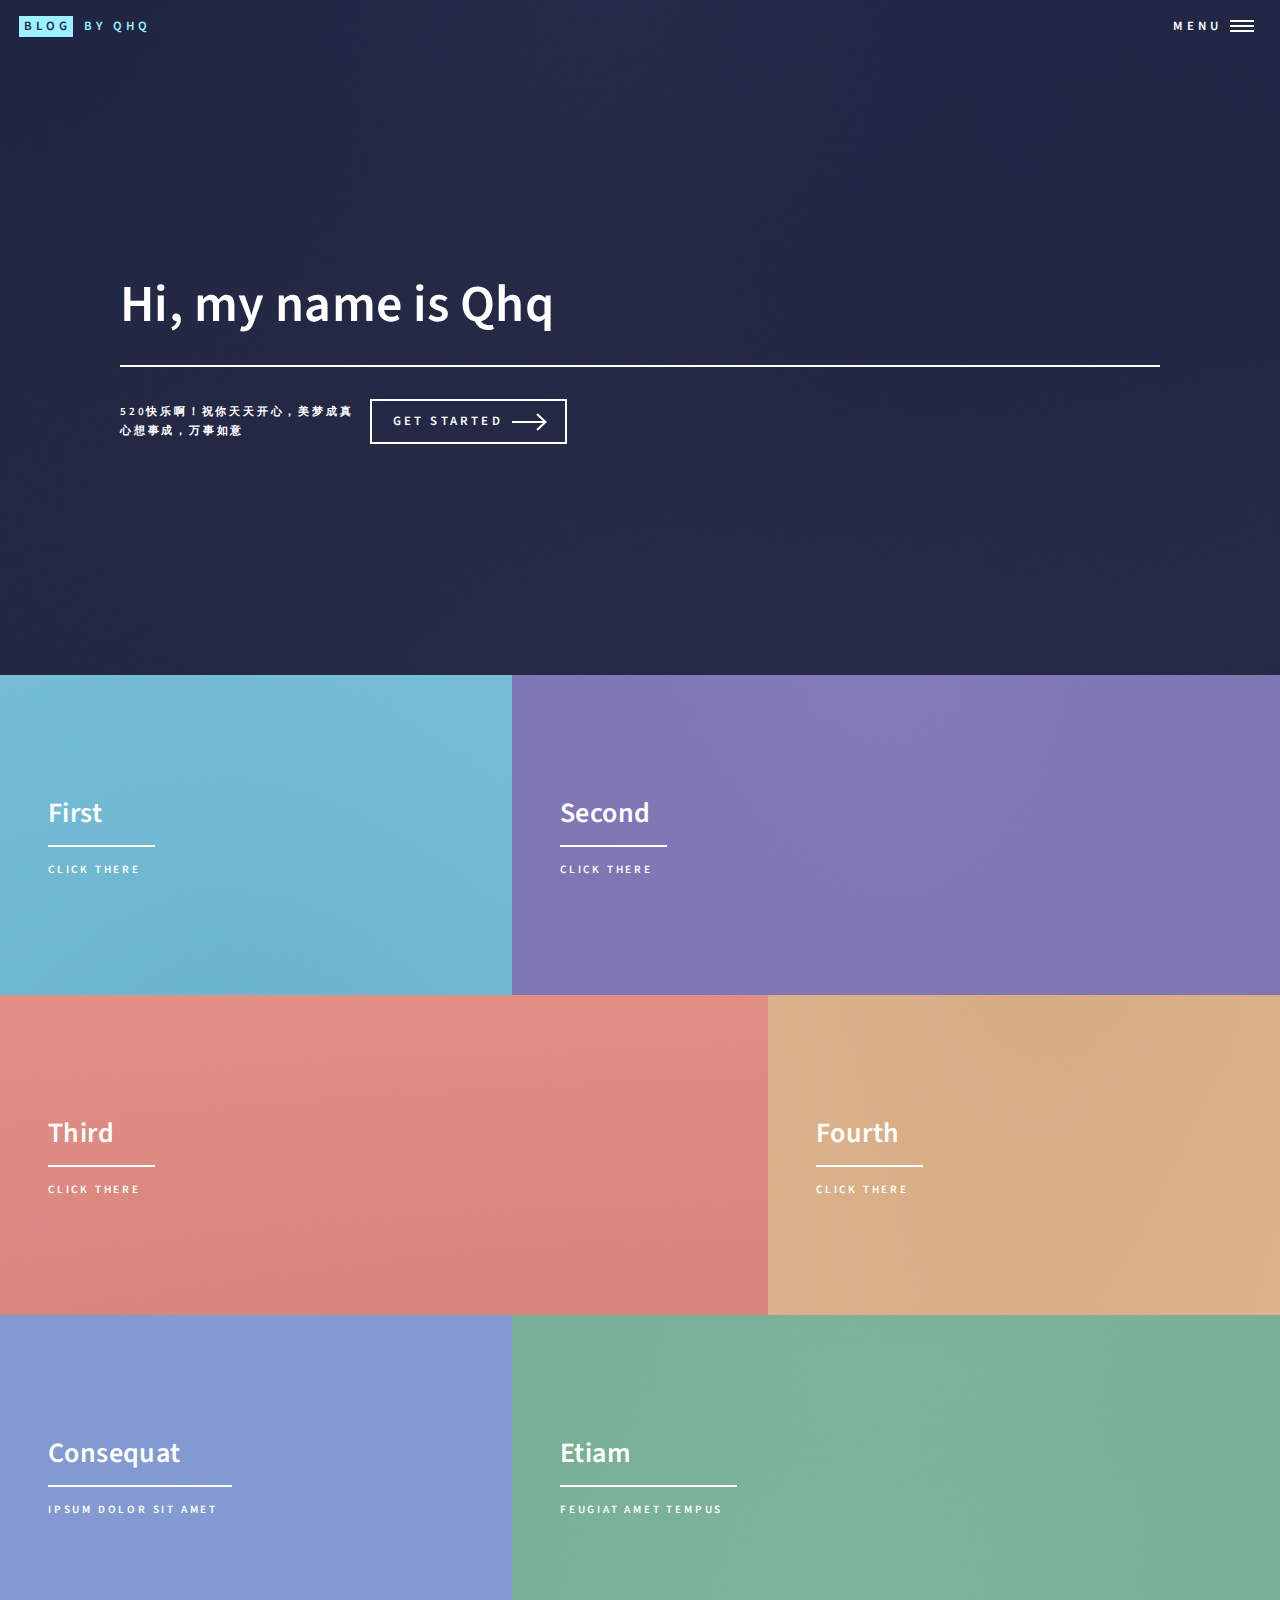
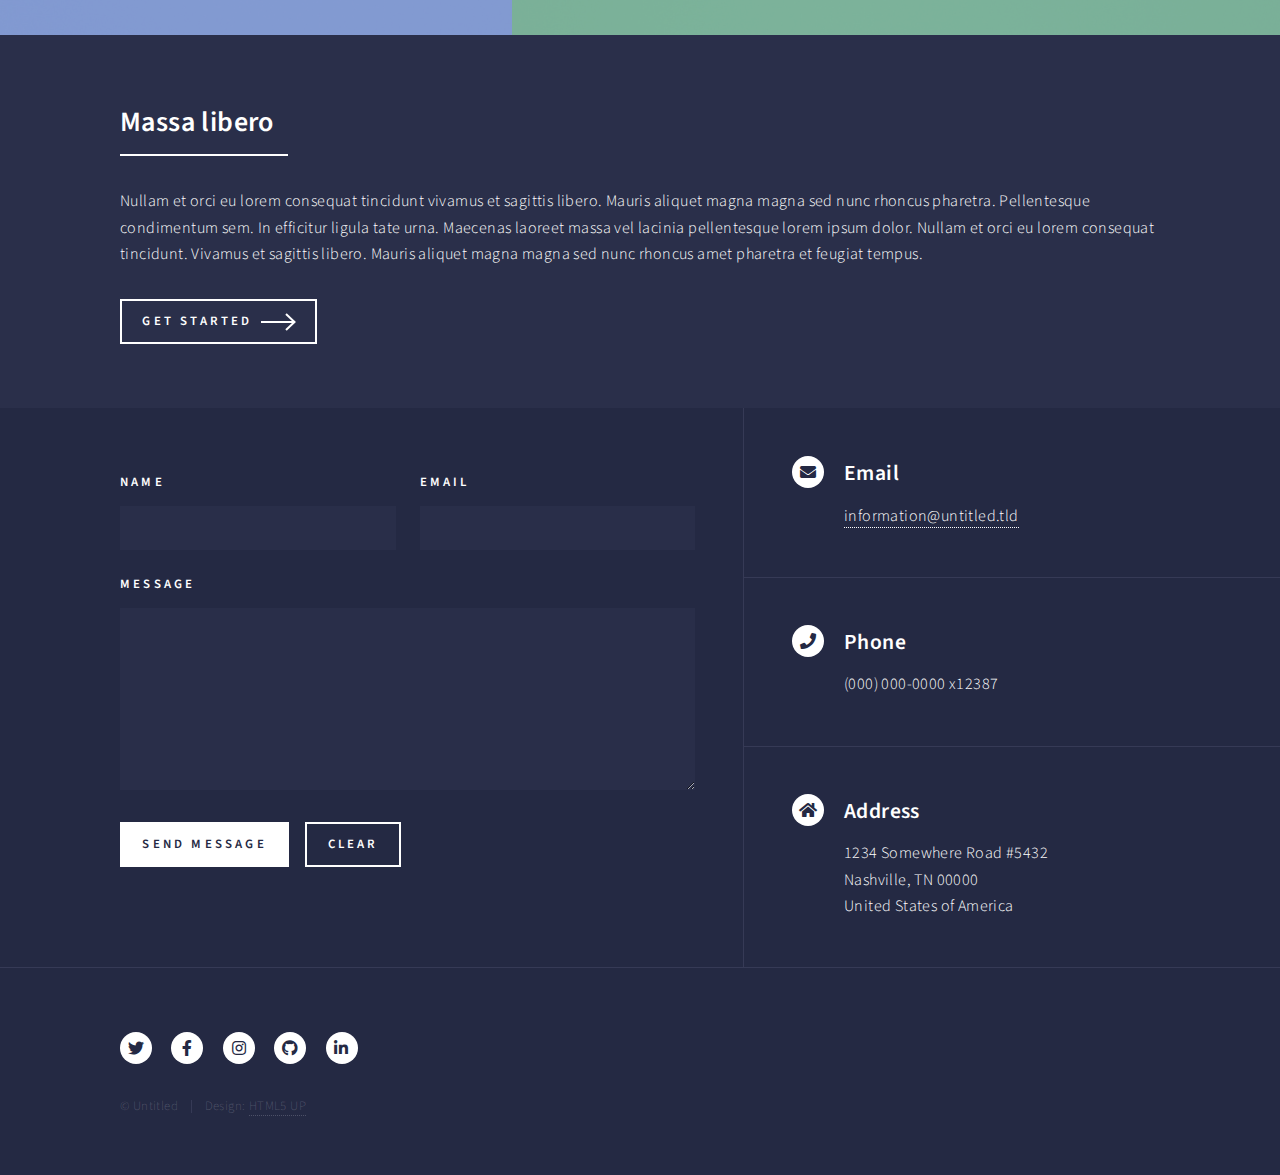
<file: index.html>
<!DOCTYPE HTML>
<!--
	Forty by HTML5 UP
	html5up.net | @ajlkn
	Free for personal and commercial use under the CCA 3.0 license (html5up.net/license)
-->
<html>
	<head>
		<title>blog by qhq</title>
		<meta charset="utf-8" />
		<meta name="viewport" content="width=device-width, initial-scale=1, user-scalable=no" />
		<link rel="stylesheet" href="assets/css/main.css" />
		<noscript><link rel="stylesheet" href="assets/css/noscript.css" /></noscript>
	</head>
	<body class="is-preload">

		<!-- Wrapper -->
			<div id="wrapper">

				<!-- Header -->
					<header id="header" class="alt">
						<a href="index.html" class="logo"><strong>blog</strong> <span>by qhq</span></a>
						<nav>
							<a href="#menu">Menu</a>
						</nav>
					</header>

				<!-- Menu -->
					<nav id="menu">
						<ul class="links">
							<li><a href="index.html">Home</a></li>
							<li><a href="showlove.html">Landing</a></li>
							<li><a href="generic.html">Generic</a></li>
							<li><a href="elements.html">Elements</a></li>
						</ul>
						<ul class="actions stacked">
							<li><a href="#" class="button primary fit">Get Started</a></li>
							<li><a href="#" class="button fit">Log In</a></li>
						</ul>
					</nav>

				<!-- Banner -->
					<section id="banner" class="major">
						<div class="inner">
							<header class="major">
								<h1>Hi, my name is Qhq</h1>
							</header>
							<div class="content">
								<p>520快乐啊！祝你天天开心，美梦成真<br />
								心想事成，万事如意</p>
								<ul class="actions">
									<li><a href="#one" class="button next scrolly">Get Started</a></li>
								</ul>
							</div>
						</div>
					</section>

				<!-- Main -->
					<div id="main">

						<!-- One -->
							<section id="one" class="tiles">
								<article>
									<span class="image">
										<img src="images/pic01.jpg" alt="" />
									</span>
									<header class="major">
										<h3><a href="showlove.html" class="link">First</a></h3>
										<p>click there</p>
									</header>
								</article>
								<article>
									<span class="image">
										<img src="images/pic02.jpg" alt="" />
									</span>
									<header class="major">
										<h3><a href="showlove.html" class="link">Second</a></h3>
										<p>click there</p>
									</header>
								</article>
								<article>
									<span class="image">
										<img src="images/pic03.jpg" alt="" />
									</span>
									<header class="major">
										<h3><a href="showlove.html"link">Third</a></h3>
										<p>click there</p>
									</header>
								</article>
								<article>
									<span class="image">
										<img src="images/pic04.jpg" alt="" />
									</span>
									<header class="major">
										<h3><a href="showlove.html" class="link">Fourth</a></h3>
										<p>click there</p>
									</header>
								</article>
								<article>
									<span class="image">
										<img src="images/pic05.jpg" alt="" />
									</span>
									<header class="major">
										<h3><a href="showlove.html" class="link">Consequat</a></h3>
										<p>Ipsum dolor sit amet</p>
									</header>
								</article>
								<article>
									<span class="image">
										<img src="images/pic06.jpg" alt="" />
									</span>
									<header class="major">
										<h3><a href="showlove.html"link">Etiam</a></h3>
										<p>Feugiat amet tempus</p>
									</header>
								</article>
							</section>

						<!-- Two -->
							<section id="two">
								<div class="inner">
									<header class="major">
										<h2>Massa libero</h2>
									</header>
									<p>Nullam et orci eu lorem consequat tincidunt vivamus et sagittis libero. Mauris aliquet magna magna sed nunc rhoncus pharetra. Pellentesque condimentum sem. In efficitur ligula tate urna. Maecenas laoreet massa vel lacinia pellentesque lorem ipsum dolor. Nullam et orci eu lorem consequat tincidunt. Vivamus et sagittis libero. Mauris aliquet magna magna sed nunc rhoncus amet pharetra et feugiat tempus.</p>
									<ul class="actions">
										<li><a href="showlove.html" class="button next">Get Started</a></li>
									</ul>
								</div>
							</section>

					</div>

				<!-- Contact -->
					<section id="contact">
						<div class="inner">
							<section>
								<form method="post" action="#">
									<div class="fields">
										<div class="field half">
											<label for="name">Name</label>
											<input type="text" name="name" id="name" />
										</div>
										<div class="field half">
											<label for="email">Email</label>
											<input type="text" name="email" id="email" />
										</div>
										<div class="field">
											<label for="message">Message</label>
											<textarea name="message" id="message" rows="6"></textarea>
										</div>
									</div>
									<ul class="actions">
										<li><input type="submit" value="Send Message" class="primary" /></li>
										<li><input type="reset" value="Clear" /></li>
									</ul>
								</form>
							</section>
							<section class="split">
								<section>
									<div class="contact-method">
										<span class="icon solid alt fa-envelope"></span>
										<h3>Email</h3>
										<a href="#">information@untitled.tld</a>
									</div>
								</section>
								<section>
									<div class="contact-method">
										<span class="icon solid alt fa-phone"></span>
										<h3>Phone</h3>
										<span>(000) 000-0000 x12387</span>
									</div>
								</section>
								<section>
									<div class="contact-method">
										<span class="icon solid alt fa-home"></span>
										<h3>Address</h3>
										<span>1234 Somewhere Road #5432<br />
										Nashville, TN 00000<br />
										United States of America</span>
									</div>
								</section>
							</section>
						</div>
					</section>

				<!-- Footer -->
					<footer id="footer">
						<div class="inner">
							<ul class="icons">
								<li><a href="#" class="icon brands alt fa-twitter"><span class="label">Twitter</span></a></li>
								<li><a href="#" class="icon brands alt fa-facebook-f"><span class="label">Facebook</span></a></li>
								<li><a href="#" class="icon brands alt fa-instagram"><span class="label">Instagram</span></a></li>
								<li><a href="#" class="icon brands alt fa-github"><span class="label">GitHub</span></a></li>
								<li><a href="#" class="icon brands alt fa-linkedin-in"><span class="label">LinkedIn</span></a></li>
							</ul>
							<ul class="copyright">
								<li>&copy; Untitled</li><li>Design: <a href="https://html5up.net">HTML5 UP</a></li>
							</ul>
						</div>
					</footer>

			</div>

		<!-- Scripts -->
			<script src="assets/js/jquery.min.js"></script>
			<script src="assets/js/jquery.scrolly.min.js"></script>
			<script src="assets/js/jquery.scrollex.min.js"></script>
			<script src="assets/js/browser.min.js"></script>
			<script src="assets/js/breakpoints.min.js"></script>
			<script src="assets/js/util.js"></script>
			<script src="assets/js/main.js"></script>

	</body>
</html>
</file>
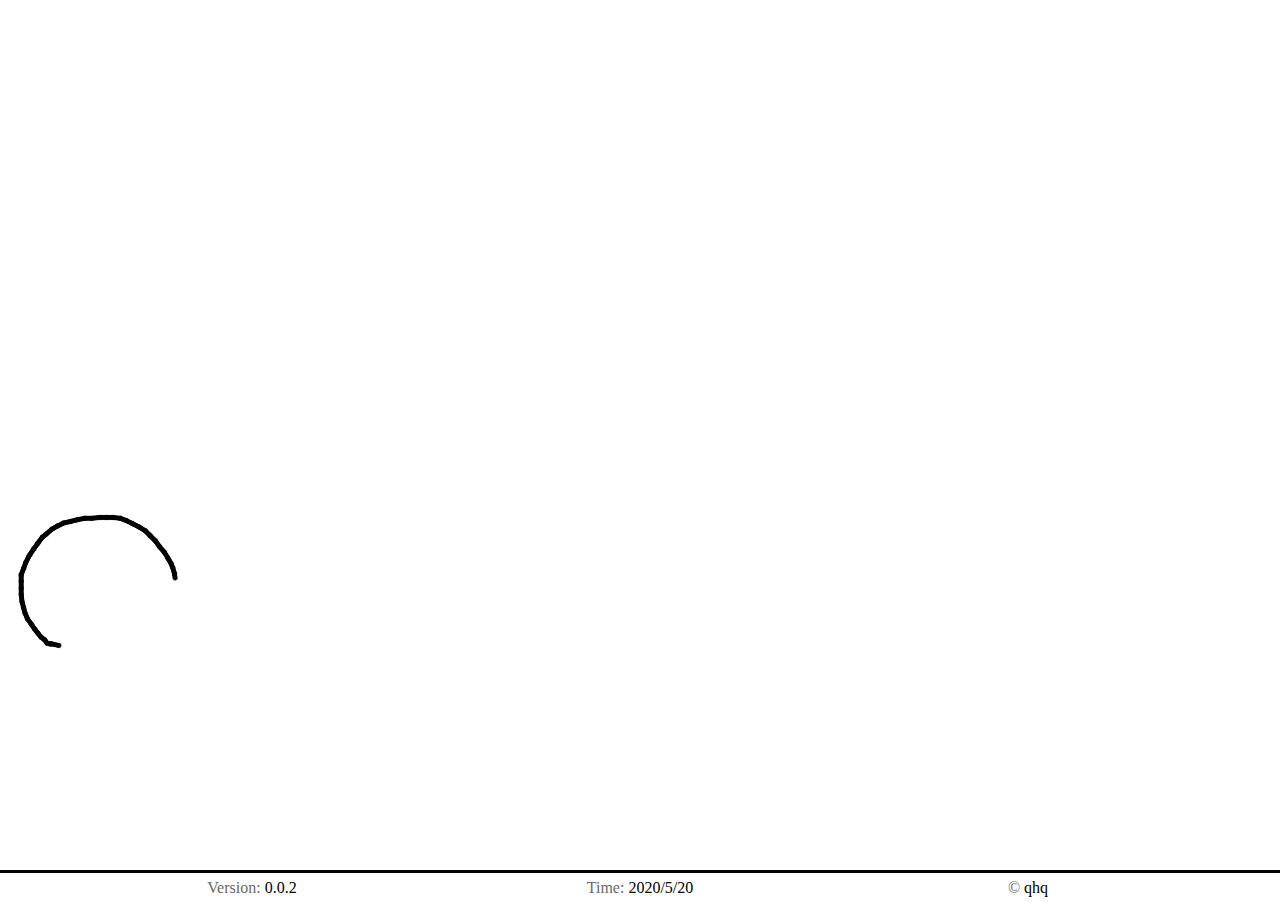
<file: showlove.html>
﻿<!DOCTYPE html>
<html lang="en">
<head>
<meta charset="UTF-8">
<title>爱心</title>

<link rel="stylesheet" href="assets/css/love.css">

</head>
<body>

<div class="container" onselectstart="return false;" unselectable="on" style="-moz-user-select:none;">

    <div class="body_left">
        <img src="images/biubiubiu.gif" alt="" ondragstart='return false;'>
    </div>

    <div class="body_center love">
        <div class="block">
            <div class="div1"></div>
            <div class="div2"></div>
            <div class="div3"></div>
            <div class="div4"></div>
        </div>
    </div>

</div>

<div class="footer">
    <div class="border">
        <div class="border-top"></div>
        <div class="border-bottom"></div>
    </div>

    <div class="copyright">
        <div id="version"><span>Version:</span>&nbsp;0.0.2</div>
        <div id="createTime"><span>Time:</span>&nbsp;2020/5/20</div>
        <div id="author"><span>&copy;&nbsp;</span>qhq</div>
    </div>
</div>

<script type="text/javascript" src="assets/js/love.js"></script>

</body>
</html>
</file>
<file: assets/css/noscript.css>
/*
	Forty by HTML5 UP
	html5up.net | @ajlkn
	Free for personal and commercial use under the CCA 3.0 license (html5up.net/license)
*/

/* Banner */

	body.is-preload #banner:after {
		opacity: 0.85;
	}

	body.is-preload #banner > .inner {
		-moz-filter: none;
		-webkit-filter: none;
		-ms-filter: none;
		filter: none;
		-moz-transform: none;
		-webkit-transform: none;
		-ms-transform: none;
		transform: none;
		opacity: 1;
	}
</file>
<file: assets/css/love.css>
* {
    margin: 0;
    padding: 0;
    border: 0;
}
.icon-love {
    width: 400px;
}
html, body {
    width: 100%;
    height: 100%;
}

body {
    /*background-color: skyblue;*/
    overflow: hidden;   /*隐藏超出的部分*/
}

.container {
    width: 100%;
    height: 100%;
    position: relative;
}

/*---------------------- body_left -------------------------*/
.body_left {
    width: 300px;
    height: 300px;
    left: 0;
    bottom: 110px;
    position: absolute;
    z-index: 98;

}

/*---------------------- body_left -------------------------*/

/*---------------------- body_center -------------------------*/
.container .love {
    width: 520px; /* 13 * 40 */
    height: 440px; /* 11 * 40 */
    left: 50%;
    top: 50%;
    position: absolute;
    margin: -260px 0 0 -220px;
    /*background-color: gray;*/
}

.love .block {
    right: 0;
    position: absolute;
    visibility: hidden; /*未开始升空动画前隐藏*/
    background-color: yellow;
}

.love .block div {
    width: 40px;
    height: 40px;
    position: absolute;
    background: url("images/heart.png") no-repeat;
    background-size: contain;
    /*background-color: #c40908;*/
    /*border: 1px solid silver;*/
    box-sizing: border-box;
}


/*---------------------- body_center -------------------------*/

/*---------------------- footer -------------------------*/
@keyframes border {
    0% {
        width: 0;
    }
    5% {
        width: 5%;
    }
    10% {
        width: 10%;
    }
    15% {
        width: 15%;
    }
    20% {
        width: 20%;
    }
    25% {
        width: 25%;
    }
    30% {
        width: 30%;
    }
    35% {
        width: 35%;
    }
    40% {
        width: 40%;
    }
    45% {
        width: 45%;
    }
    50% {
        width: 50%;
    }
    55% {
        width: 55%;
    }
    60% {
        width: 60%;
    }
    65% {
        width: 65%;
    }
    70% {
        width: 70%;
    }
    75% {
        width: 75%;
    }
    80% {
        width: 80%;
    }
    85% {
        width: 85%;
    }
    90% {
        width: 90%;
    }
    95% {
        width: 95%;
    }
    100% {
        width: 100%;
    }

}
.footer {
    bottom: 30px;
    position: relative;
    z-index: 99;
}
.footer .border .border-top {
    /*width: 0;*/
    /*display: inline-block;*/
    border-top: 3px solid black;
    transform-origin: left center;
    -webkit-animation: border 312 linear;
    -o-animation: border 12s linear;
    animation: border 12s linear;
    animation-fill-mode : both;
    /*border-bottom: none;*/
}

.footer .border .border-bottom {
    /*width: 0;*/
    /*display: inline-block;*/
    float: right;
    border-top: 3px solid red;
    transform-origin: right center;
    -webkit-animation: border 7s linear 12s;
    -o-animation: border 7s linear 12s;
    animation: border 7s linear 12s;
    animation-fill-mode : both;
    /*border-bottom: none;*/
}

.footer .copyright {
    width: 100%;
    height: 30px;
    position: absolute;
    bottom: -30px;
    text-align: center;
    /*background-color: gray;*/

}

.copyright div {
    width: 30%;
    line-height: 30px;
    display: inline-block;
}

.copyright div span {
    color: dimgray;
}

/*---------------------- footer -------------------------*/
</file>
<file: assets/css/main.css>
@import url(fontawesome-all.min.css);
@import url("https://fonts.googleapis.com/css?family=Source+Sans+Pro:300,300italic,600,600italic");

/*
	Forty by HTML5 UP
	html5up.net | @ajlkn
	Free for personal and commercial use under the CCA 3.0 license (html5up.net/license)
*/

html, body, div, span, applet, object,
iframe, h1, h2, h3, h4, h5, h6, p, blockquote,
pre, a, abbr, acronym, address, big, cite,
code, del, dfn, em, img, ins, kbd, q, s, samp,
small, strike, strong, sub, sup, tt, var, b,
u, i, center, dl, dt, dd, ol, ul, li, fieldset,
form, label, legend, table, caption, tbody,
tfoot, thead, tr, th, td, article, aside,
canvas, details, embed, figure, figcaption,
footer, header, hgroup, menu, nav, output, ruby,
section, summary, time, mark, audio, video {
	margin: 0;
	padding: 0;
	border: 0;
	font-size: 100%;
	font: inherit;
	vertical-align: baseline;}

article, aside, details, figcaption, figure,
footer, header, hgroup, menu, nav, section {
	display: block;}

body {
	line-height: 1;
}

ol, ul {
	list-style: none;
}

blockquote, q {
	quotes: none;
}

	blockquote:before, blockquote:after, q:before, q:after {
		content: '';
		content: none;
	}

table {
	border-collapse: collapse;
	border-spacing: 0;
}

body {
	-webkit-text-size-adjust: none;
}

mark {
	background-color: transparent;
	color: inherit;
}

input::-moz-focus-inner {
	border: 0;
	padding: 0;
}

input, select, textarea {
	-moz-appearance: none;
	-webkit-appearance: none;
	-ms-appearance: none;
	appearance: none;
}

/* Basic */

	@-ms-viewport {
		width: device-width;
	}

	body {
		-ms-overflow-style: scrollbar;
	}

	@media screen and (max-width: 480px) {

		html, body {
			min-width: 320px;
		}

	}

	html {
		box-sizing: border-box;
	}

	*, *:before, *:after {
		box-sizing: inherit;
	}

	body {
		background: #242943;
	}

		body.is-preload *, body.is-preload *:before, body.is-preload *:after {
			-moz-animation: none !important;
			-webkit-animation: none !important;
			-ms-animation: none !important;
			animation: none !important;
			-moz-transition: none !important;
			-webkit-transition: none !important;
			-ms-transition: none !important;
			transition: none !important;
		}

/* Type */

	body, input, select, textarea {
		color: #ffffff;
		font-family: "Source Sans Pro", Helvetica, sans-serif;
		font-size: 17pt;
		font-weight: 300;
		letter-spacing: 0.025em;
		line-height: 1.65;
	}

		@media screen and (max-width: 1680px) {

			body, input, select, textarea {
				font-size: 14pt;
			}

		}

		@media screen and (max-width: 1280px) {

			body, input, select, textarea {
				font-size: 12pt;
			}

		}

		@media screen and (max-width: 360px) {

			body, input, select, textarea {
				font-size: 11pt;
			}

		}

	a {
		-moz-transition: color 0.2s ease-in-out, border-bottom-color 0.2s ease-in-out;
		-webkit-transition: color 0.2s ease-in-out, border-bottom-color 0.2s ease-in-out;
		-ms-transition: color 0.2s ease-in-out, border-bottom-color 0.2s ease-in-out;
		transition: color 0.2s ease-in-out, border-bottom-color 0.2s ease-in-out;
		border-bottom: dotted 1px;
		color: inherit;
		text-decoration: none;
	}

		a:hover {
			border-bottom-color: transparent;
			color: #9bf1ff !important;
		}

		a:active {
			color: #53e3fb !important;
		}

	strong, b {
		color: #ffffff;
		font-weight: 600;
	}

	em, i {
		font-style: italic;
	}

	p {
		margin: 0 0 2em 0;
	}

	h1, h2, h3, h4, h5, h6 {
		color: #ffffff;
		font-weight: 600;
		line-height: 1.65;
		margin: 0 0 1em 0;
	}

		h1 a, h2 a, h3 a, h4 a, h5 a, h6 a {
			color: inherit;
			border-bottom: 0;
		}

	h1 {
		font-size: 2.5em;
	}

	h2 {
		font-size: 1.75em;
	}

	h3 {
		font-size: 1.35em;
	}

	h4 {
		font-size: 1.1em;
	}

	h5 {
		font-size: 0.9em;
	}

	h6 {
		font-size: 0.7em;
	}

	@media screen and (max-width: 736px) {

		h1 {
			font-size: 2em;
		}

		h2 {
			font-size: 1.5em;
		}

		h3 {
			font-size: 1.25em;
		}

	}

	sub {
		font-size: 0.8em;
		position: relative;
		top: 0.5em;
	}

	sup {
		font-size: 0.8em;
		position: relative;
		top: -0.5em;
	}

	blockquote {
		border-left: solid 4px rgba(212, 212, 255, 0.1);
		font-style: italic;
		margin: 0 0 2em 0;
		padding: 0.5em 0 0.5em 2em;
	}

	code {
		background: rgba(212, 212, 255, 0.035);
		font-family: "Courier New", monospace;
		font-size: 0.9em;
		margin: 0 0.25em;
		padding: 0.25em 0.65em;
	}

	pre {
		-webkit-overflow-scrolling: touch;
		font-family: "Courier New", monospace;
		font-size: 0.9em;
		margin: 0 0 2em 0;
	}

		pre code {
			display: block;
			line-height: 1.75;
			padding: 1em 1.5em;
			overflow-x: auto;
		}

	hr {
		border: 0;
		border-bottom: solid 1px rgba(212, 212, 255, 0.1);
		margin: 2em 0;
	}

		hr.major {
			margin: 3em 0;
		}

	.align-left {
		text-align: left;
	}

	.align-center {
		text-align: center;
	}

	.align-right {
		text-align: right;
	}

/* Row */

	.row {
		display: flex;
		flex-wrap: wrap;
		box-sizing: border-box;
		align-items: stretch;
	}

		.row > * {
			box-sizing: border-box;
		}

		.row.gtr-uniform > * > :last-child {
			margin-bottom: 0;
		}

		.row.aln-left {
			justify-content: flex-start;
		}

		.row.aln-center {
			justify-content: center;
		}

		.row.aln-right {
			justify-content: flex-end;
		}

		.row.aln-top {
			align-items: flex-start;
		}

		.row.aln-middle {
			align-items: center;
		}

		.row.aln-bottom {
			align-items: flex-end;
		}

		.row > .imp {
			order: -1;
		}

		.row > .col-1 {
			width: 8.33333%;
		}

		.row > .off-1 {
			margin-left: 8.33333%;
		}

		.row > .col-2 {
			width: 16.66667%;
		}

		.row > .off-2 {
			margin-left: 16.66667%;
		}

		.row > .col-3 {
			width: 25%;
		}

		.row > .off-3 {
			margin-left: 25%;
		}

		.row > .col-4 {
			width: 33.33333%;
		}

		.row > .off-4 {
			margin-left: 33.33333%;
		}

		.row > .col-5 {
			width: 41.66667%;
		}

		.row > .off-5 {
			margin-left: 41.66667%;
		}

		.row > .col-6 {
			width: 50%;
		}

		.row > .off-6 {
			margin-left: 50%;
		}

		.row > .col-7 {
			width: 58.33333%;
		}

		.row > .off-7 {
			margin-left: 58.33333%;
		}

		.row > .col-8 {
			width: 66.66667%;
		}

		.row > .off-8 {
			margin-left: 66.66667%;
		}

		.row > .col-9 {
			width: 75%;
		}

		.row > .off-9 {
			margin-left: 75%;
		}

		.row > .col-10 {
			width: 83.33333%;
		}

		.row > .off-10 {
			margin-left: 83.33333%;
		}

		.row > .col-11 {
			width: 91.66667%;
		}

		.row > .off-11 {
			margin-left: 91.66667%;
		}

		.row > .col-12 {
			width: 100%;
		}

		.row > .off-12 {
			margin-left: 100%;
		}

		.row.gtr-0 {
			margin-top: 0;
			margin-left: 0em;
		}

			.row.gtr-0 > * {
				padding: 0 0 0 0em;
			}

			.row.gtr-0.gtr-uniform {
				margin-top: 0em;
			}

				.row.gtr-0.gtr-uniform > * {
					padding-top: 0em;
				}

		.row.gtr-25 {
			margin-top: 0;
			margin-left: -0.5em;
		}

			.row.gtr-25 > * {
				padding: 0 0 0 0.5em;
			}

			.row.gtr-25.gtr-uniform {
				margin-top: -0.5em;
			}

				.row.gtr-25.gtr-uniform > * {
					padding-top: 0.5em;
				}

		.row.gtr-50 {
			margin-top: 0;
			margin-left: -1em;
		}

			.row.gtr-50 > * {
				padding: 0 0 0 1em;
			}

			.row.gtr-50.gtr-uniform {
				margin-top: -1em;
			}

				.row.gtr-50.gtr-uniform > * {
					padding-top: 1em;
				}

		.row {
			margin-top: 0;
			margin-left: -2em;
		}

			.row > * {
				padding: 0 0 0 2em;
			}

			.row.gtr-uniform {
				margin-top: -2em;
			}

				.row.gtr-uniform > * {
					padding-top: 2em;
				}

		.row.gtr-150 {
			margin-top: 0;
			margin-left: -3em;
		}

			.row.gtr-150 > * {
				padding: 0 0 0 3em;
			}

			.row.gtr-150.gtr-uniform {
				margin-top: -3em;
			}

				.row.gtr-150.gtr-uniform > * {
					padding-top: 3em;
				}

		.row.gtr-200 {
			margin-top: 0;
			margin-left: -4em;
		}

			.row.gtr-200 > * {
				padding: 0 0 0 4em;
			}

			.row.gtr-200.gtr-uniform {
				margin-top: -4em;
			}

				.row.gtr-200.gtr-uniform > * {
					padding-top: 4em;
				}

		@media screen and (max-width: 1680px) {

			.row {
				display: flex;
				flex-wrap: wrap;
				box-sizing: border-box;
				align-items: stretch;
			}

				.row > * {
					box-sizing: border-box;
				}

				.row.gtr-uniform > * > :last-child {
					margin-bottom: 0;
				}

				.row.aln-left {
					justify-content: flex-start;
				}

				.row.aln-center {
					justify-content: center;
				}

				.row.aln-right {
					justify-content: flex-end;
				}

				.row.aln-top {
					align-items: flex-start;
				}

				.row.aln-middle {
					align-items: center;
				}

				.row.aln-bottom {
					align-items: flex-end;
				}

				.row > .imp-xlarge {
					order: -1;
				}

				.row > .col-1-xlarge {
					width: 8.33333%;
				}

				.row > .off-1-xlarge {
					margin-left: 8.33333%;
				}

				.row > .col-2-xlarge {
					width: 16.66667%;
				}

				.row > .off-2-xlarge {
					margin-left: 16.66667%;
				}

				.row > .col-3-xlarge {
					width: 25%;
				}

				.row > .off-3-xlarge {
					margin-left: 25%;
				}

				.row > .col-4-xlarge {
					width: 33.33333%;
				}

				.row > .off-4-xlarge {
					margin-left: 33.33333%;
				}

				.row > .col-5-xlarge {
					width: 41.66667%;
				}

				.row > .off-5-xlarge {
					margin-left: 41.66667%;
				}

				.row > .col-6-xlarge {
					width: 50%;
				}

				.row > .off-6-xlarge {
					margin-left: 50%;
				}

				.row > .col-7-xlarge {
					width: 58.33333%;
				}

				.row > .off-7-xlarge {
					margin-left: 58.33333%;
				}

				.row > .col-8-xlarge {
					width: 66.66667%;
				}

				.row > .off-8-xlarge {
					margin-left: 66.66667%;
				}

				.row > .col-9-xlarge {
					width: 75%;
				}

				.row > .off-9-xlarge {
					margin-left: 75%;
				}

				.row > .col-10-xlarge {
					width: 83.33333%;
				}

				.row > .off-10-xlarge {
					margin-left: 83.33333%;
				}

				.row > .col-11-xlarge {
					width: 91.66667%;
				}

				.row > .off-11-xlarge {
					margin-left: 91.66667%;
				}

				.row > .col-12-xlarge {
					width: 100%;
				}

				.row > .off-12-xlarge {
					margin-left: 100%;
				}

				.row.gtr-0 {
					margin-top: 0;
					margin-left: 0em;
				}

					.row.gtr-0 > * {
						padding: 0 0 0 0em;
					}

					.row.gtr-0.gtr-uniform {
						margin-top: 0em;
					}

						.row.gtr-0.gtr-uniform > * {
							padding-top: 0em;
						}

				.row.gtr-25 {
					margin-top: 0;
					margin-left: -0.5em;
				}

					.row.gtr-25 > * {
						padding: 0 0 0 0.5em;
					}

					.row.gtr-25.gtr-uniform {
						margin-top: -0.5em;
					}

						.row.gtr-25.gtr-uniform > * {
							padding-top: 0.5em;
						}

				.row.gtr-50 {
					margin-top: 0;
					margin-left: -1em;
				}

					.row.gtr-50 > * {
						padding: 0 0 0 1em;
					}

					.row.gtr-50.gtr-uniform {
						margin-top: -1em;
					}

						.row.gtr-50.gtr-uniform > * {
							padding-top: 1em;
						}

				.row {
					margin-top: 0;
					margin-left: -2em;
				}

					.row > * {
						padding: 0 0 0 2em;
					}

					.row.gtr-uniform {
						margin-top: -2em;
					}

						.row.gtr-uniform > * {
							padding-top: 2em;
						}

				.row.gtr-150 {
					margin-top: 0;
					margin-left: -3em;
				}

					.row.gtr-150 > * {
						padding: 0 0 0 3em;
					}

					.row.gtr-150.gtr-uniform {
						margin-top: -3em;
					}

						.row.gtr-150.gtr-uniform > * {
							padding-top: 3em;
						}

				.row.gtr-200 {
					margin-top: 0;
					margin-left: -4em;
				}

					.row.gtr-200 > * {
						padding: 0 0 0 4em;
					}

					.row.gtr-200.gtr-uniform {
						margin-top: -4em;
					}

						.row.gtr-200.gtr-uniform > * {
							padding-top: 4em;
						}

		}

		@media screen and (max-width: 1280px) {

			.row {
				display: flex;
				flex-wrap: wrap;
				box-sizing: border-box;
				align-items: stretch;
			}

				.row > * {
					box-sizing: border-box;
				}

				.row.gtr-uniform > * > :last-child {
					margin-bottom: 0;
				}

				.row.aln-left {
					justify-content: flex-start;
				}

				.row.aln-center {
					justify-content: center;
				}

				.row.aln-right {
					justify-content: flex-end;
				}

				.row.aln-top {
					align-items: flex-start;
				}

				.row.aln-middle {
					align-items: center;
				}

				.row.aln-bottom {
					align-items: flex-end;
				}

				.row > .imp-large {
					order: -1;
				}

				.row > .col-1-large {
					width: 8.33333%;
				}

				.row > .off-1-large {
					margin-left: 8.33333%;
				}

				.row > .col-2-large {
					width: 16.66667%;
				}

				.row > .off-2-large {
					margin-left: 16.66667%;
				}

				.row > .col-3-large {
					width: 25%;
				}

				.row > .off-3-large {
					margin-left: 25%;
				}

				.row > .col-4-large {
					width: 33.33333%;
				}

				.row > .off-4-large {
					margin-left: 33.33333%;
				}

				.row > .col-5-large {
					width: 41.66667%;
				}

				.row > .off-5-large {
					margin-left: 41.66667%;
				}

				.row > .col-6-large {
					width: 50%;
				}

				.row > .off-6-large {
					margin-left: 50%;
				}

				.row > .col-7-large {
					width: 58.33333%;
				}

				.row > .off-7-large {
					margin-left: 58.33333%;
				}

				.row > .col-8-large {
					width: 66.66667%;
				}

				.row > .off-8-large {
					margin-left: 66.66667%;
				}

				.row > .col-9-large {
					width: 75%;
				}

				.row > .off-9-large {
					margin-left: 75%;
				}

				.row > .col-10-large {
					width: 83.33333%;
				}

				.row > .off-10-large {
					margin-left: 83.33333%;
				}

				.row > .col-11-large {
					width: 91.66667%;
				}

				.row > .off-11-large {
					margin-left: 91.66667%;
				}

				.row > .col-12-large {
					width: 100%;
				}

				.row > .off-12-large {
					margin-left: 100%;
				}

				.row.gtr-0 {
					margin-top: 0;
					margin-left: 0em;
				}

					.row.gtr-0 > * {
						padding: 0 0 0 0em;
					}

					.row.gtr-0.gtr-uniform {
						margin-top: 0em;
					}

						.row.gtr-0.gtr-uniform > * {
							padding-top: 0em;
						}

				.row.gtr-25 {
					margin-top: 0;
					margin-left: -0.375em;
				}

					.row.gtr-25 > * {
						padding: 0 0 0 0.375em;
					}

					.row.gtr-25.gtr-uniform {
						margin-top: -0.375em;
					}

						.row.gtr-25.gtr-uniform > * {
							padding-top: 0.375em;
						}

				.row.gtr-50 {
					margin-top: 0;
					margin-left: -0.75em;
				}

					.row.gtr-50 > * {
						padding: 0 0 0 0.75em;
					}

					.row.gtr-50.gtr-uniform {
						margin-top: -0.75em;
					}

						.row.gtr-50.gtr-uniform > * {
							padding-top: 0.75em;
						}

				.row {
					margin-top: 0;
					margin-left: -1.5em;
				}

					.row > * {
						padding: 0 0 0 1.5em;
					}

					.row.gtr-uniform {
						margin-top: -1.5em;
					}

						.row.gtr-uniform > * {
							padding-top: 1.5em;
						}

				.row.gtr-150 {
					margin-top: 0;
					margin-left: -2.25em;
				}

					.row.gtr-150 > * {
						padding: 0 0 0 2.25em;
					}

					.row.gtr-150.gtr-uniform {
						margin-top: -2.25em;
					}

						.row.gtr-150.gtr-uniform > * {
							padding-top: 2.25em;
						}

				.row.gtr-200 {
					margin-top: 0;
					margin-left: -3em;
				}

					.row.gtr-200 > * {
						padding: 0 0 0 3em;
					}

					.row.gtr-200.gtr-uniform {
						margin-top: -3em;
					}

						.row.gtr-200.gtr-uniform > * {
							padding-top: 3em;
						}

		}

		@media screen and (max-width: 980px) {

			.row {
				display: flex;
				flex-wrap: wrap;
				box-sizing: border-box;
				align-items: stretch;
			}

				.row > * {
					box-sizing: border-box;
				}

				.row.gtr-uniform > * > :last-child {
					margin-bottom: 0;
				}

				.row.aln-left {
					justify-content: flex-start;
				}

				.row.aln-center {
					justify-content: center;
				}

				.row.aln-right {
					justify-content: flex-end;
				}

				.row.aln-top {
					align-items: flex-start;
				}

				.row.aln-middle {
					align-items: center;
				}

				.row.aln-bottom {
					align-items: flex-end;
				}

				.row > .imp-medium {
					order: -1;
				}

				.row > .col-1-medium {
					width: 8.33333%;
				}

				.row > .off-1-medium {
					margin-left: 8.33333%;
				}

				.row > .col-2-medium {
					width: 16.66667%;
				}

				.row > .off-2-medium {
					margin-left: 16.66667%;
				}

				.row > .col-3-medium {
					width: 25%;
				}

				.row > .off-3-medium {
					margin-left: 25%;
				}

				.row > .col-4-medium {
					width: 33.33333%;
				}

				.row > .off-4-medium {
					margin-left: 33.33333%;
				}

				.row > .col-5-medium {
					width: 41.66667%;
				}

				.row > .off-5-medium {
					margin-left: 41.66667%;
				}

				.row > .col-6-medium {
					width: 50%;
				}

				.row > .off-6-medium {
					margin-left: 50%;
				}

				.row > .col-7-medium {
					width: 58.33333%;
				}

				.row > .off-7-medium {
					margin-left: 58.33333%;
				}

				.row > .col-8-medium {
					width: 66.66667%;
				}

				.row > .off-8-medium {
					margin-left: 66.66667%;
				}

				.row > .col-9-medium {
					width: 75%;
				}

				.row > .off-9-medium {
					margin-left: 75%;
				}

				.row > .col-10-medium {
					width: 83.33333%;
				}

				.row > .off-10-medium {
					margin-left: 83.33333%;
				}

				.row > .col-11-medium {
					width: 91.66667%;
				}

				.row > .off-11-medium {
					margin-left: 91.66667%;
				}

				.row > .col-12-medium {
					width: 100%;
				}

				.row > .off-12-medium {
					margin-left: 100%;
				}

				.row.gtr-0 {
					margin-top: 0;
					margin-left: 0em;
				}

					.row.gtr-0 > * {
						padding: 0 0 0 0em;
					}

					.row.gtr-0.gtr-uniform {
						margin-top: 0em;
					}

						.row.gtr-0.gtr-uniform > * {
							padding-top: 0em;
						}

				.row.gtr-25 {
					margin-top: 0;
					margin-left: -0.375em;
				}

					.row.gtr-25 > * {
						padding: 0 0 0 0.375em;
					}

					.row.gtr-25.gtr-uniform {
						margin-top: -0.375em;
					}

						.row.gtr-25.gtr-uniform > * {
							padding-top: 0.375em;
						}

				.row.gtr-50 {
					margin-top: 0;
					margin-left: -0.75em;
				}

					.row.gtr-50 > * {
						padding: 0 0 0 0.75em;
					}

					.row.gtr-50.gtr-uniform {
						margin-top: -0.75em;
					}

						.row.gtr-50.gtr-uniform > * {
							padding-top: 0.75em;
						}

				.row {
					margin-top: 0;
					margin-left: -1.5em;
				}

					.row > * {
						padding: 0 0 0 1.5em;
					}

					.row.gtr-uniform {
						margin-top: -1.5em;
					}

						.row.gtr-uniform > * {
							padding-top: 1.5em;
						}

				.row.gtr-150 {
					margin-top: 0;
					margin-left: -2.25em;
				}

					.row.gtr-150 > * {
						padding: 0 0 0 2.25em;
					}

					.row.gtr-150.gtr-uniform {
						margin-top: -2.25em;
					}

						.row.gtr-150.gtr-uniform > * {
							padding-top: 2.25em;
						}

				.row.gtr-200 {
					margin-top: 0;
					margin-left: -3em;
				}

					.row.gtr-200 > * {
						padding: 0 0 0 3em;
					}

					.row.gtr-200.gtr-uniform {
						margin-top: -3em;
					}

						.row.gtr-200.gtr-uniform > * {
							padding-top: 3em;
						}

		}

		@media screen and (max-width: 736px) {

			.row {
				display: flex;
				flex-wrap: wrap;
				box-sizing: border-box;
				align-items: stretch;
			}

				.row > * {
					box-sizing: border-box;
				}

				.row.gtr-uniform > * > :last-child {
					margin-bottom: 0;
				}

				.row.aln-left {
					justify-content: flex-start;
				}

				.row.aln-center {
					justify-content: center;
				}

				.row.aln-right {
					justify-content: flex-end;
				}

				.row.aln-top {
					align-items: flex-start;
				}

				.row.aln-middle {
					align-items: center;
				}

				.row.aln-bottom {
					align-items: flex-end;
				}

				.row > .imp-small {
					order: -1;
				}

				.row > .col-1-small {
					width: 8.33333%;
				}

				.row > .off-1-small {
					margin-left: 8.33333%;
				}

				.row > .col-2-small {
					width: 16.66667%;
				}

				.row > .off-2-small {
					margin-left: 16.66667%;
				}

				.row > .col-3-small {
					width: 25%;
				}

				.row > .off-3-small {
					margin-left: 25%;
				}

				.row > .col-4-small {
					width: 33.33333%;
				}

				.row > .off-4-small {
					margin-left: 33.33333%;
				}

				.row > .col-5-small {
					width: 41.66667%;
				}

				.row > .off-5-small {
					margin-left: 41.66667%;
				}

				.row > .col-6-small {
					width: 50%;
				}

				.row > .off-6-small {
					margin-left: 50%;
				}

				.row > .col-7-small {
					width: 58.33333%;
				}

				.row > .off-7-small {
					margin-left: 58.33333%;
				}

				.row > .col-8-small {
					width: 66.66667%;
				}

				.row > .off-8-small {
					margin-left: 66.66667%;
				}

				.row > .col-9-small {
					width: 75%;
				}

				.row > .off-9-small {
					margin-left: 75%;
				}

				.row > .col-10-small {
					width: 83.33333%;
				}

				.row > .off-10-small {
					margin-left: 83.33333%;
				}

				.row > .col-11-small {
					width: 91.66667%;
				}

				.row > .off-11-small {
					margin-left: 91.66667%;
				}

				.row > .col-12-small {
					width: 100%;
				}

				.row > .off-12-small {
					margin-left: 100%;
				}

				.row.gtr-0 {
					margin-top: 0;
					margin-left: 0em;
				}

					.row.gtr-0 > * {
						padding: 0 0 0 0em;
					}

					.row.gtr-0.gtr-uniform {
						margin-top: 0em;
					}

						.row.gtr-0.gtr-uniform > * {
							padding-top: 0em;
						}

				.row.gtr-25 {
					margin-top: 0;
					margin-left: -0.3125em;
				}

					.row.gtr-25 > * {
						padding: 0 0 0 0.3125em;
					}

					.row.gtr-25.gtr-uniform {
						margin-top: -0.3125em;
					}

						.row.gtr-25.gtr-uniform > * {
							padding-top: 0.3125em;
						}

				.row.gtr-50 {
					margin-top: 0;
					margin-left: -0.625em;
				}

					.row.gtr-50 > * {
						padding: 0 0 0 0.625em;
					}

					.row.gtr-50.gtr-uniform {
						margin-top: -0.625em;
					}

						.row.gtr-50.gtr-uniform > * {
							padding-top: 0.625em;
						}

				.row {
					margin-top: 0;
					margin-left: -1.25em;
				}

					.row > * {
						padding: 0 0 0 1.25em;
					}

					.row.gtr-uniform {
						margin-top: -1.25em;
					}

						.row.gtr-uniform > * {
							padding-top: 1.25em;
						}

				.row.gtr-150 {
					margin-top: 0;
					margin-left: -1.875em;
				}

					.row.gtr-150 > * {
						padding: 0 0 0 1.875em;
					}

					.row.gtr-150.gtr-uniform {
						margin-top: -1.875em;
					}

						.row.gtr-150.gtr-uniform > * {
							padding-top: 1.875em;
						}

				.row.gtr-200 {
					margin-top: 0;
					margin-left: -2.5em;
				}

					.row.gtr-200 > * {
						padding: 0 0 0 2.5em;
					}

					.row.gtr-200.gtr-uniform {
						margin-top: -2.5em;
					}

						.row.gtr-200.gtr-uniform > * {
							padding-top: 2.5em;
						}

		}

		@media screen and (max-width: 480px) {

			.row {
				display: flex;
				flex-wrap: wrap;
				box-sizing: border-box;
				align-items: stretch;
			}

				.row > * {
					box-sizing: border-box;
				}

				.row.gtr-uniform > * > :last-child {
					margin-bottom: 0;
				}

				.row.aln-left {
					justify-content: flex-start;
				}

				.row.aln-center {
					justify-content: center;
				}

				.row.aln-right {
					justify-content: flex-end;
				}

				.row.aln-top {
					align-items: flex-start;
				}

				.row.aln-middle {
					align-items: center;
				}

				.row.aln-bottom {
					align-items: flex-end;
				}

				.row > .imp-xsmall {
					order: -1;
				}

				.row > .col-1-xsmall {
					width: 8.33333%;
				}

				.row > .off-1-xsmall {
					margin-left: 8.33333%;
				}

				.row > .col-2-xsmall {
					width: 16.66667%;
				}

				.row > .off-2-xsmall {
					margin-left: 16.66667%;
				}

				.row > .col-3-xsmall {
					width: 25%;
				}

				.row > .off-3-xsmall {
					margin-left: 25%;
				}

				.row > .col-4-xsmall {
					width: 33.33333%;
				}

				.row > .off-4-xsmall {
					margin-left: 33.33333%;
				}

				.row > .col-5-xsmall {
					width: 41.66667%;
				}

				.row > .off-5-xsmall {
					margin-left: 41.66667%;
				}

				.row > .col-6-xsmall {
					width: 50%;
				}

				.row > .off-6-xsmall {
					margin-left: 50%;
				}

				.row > .col-7-xsmall {
					width: 58.33333%;
				}

				.row > .off-7-xsmall {
					margin-left: 58.33333%;
				}

				.row > .col-8-xsmall {
					width: 66.66667%;
				}

				.row > .off-8-xsmall {
					margin-left: 66.66667%;
				}

				.row > .col-9-xsmall {
					width: 75%;
				}

				.row > .off-9-xsmall {
					margin-left: 75%;
				}

				.row > .col-10-xsmall {
					width: 83.33333%;
				}

				.row > .off-10-xsmall {
					margin-left: 83.33333%;
				}

				.row > .col-11-xsmall {
					width: 91.66667%;
				}

				.row > .off-11-xsmall {
					margin-left: 91.66667%;
				}

				.row > .col-12-xsmall {
					width: 100%;
				}

				.row > .off-12-xsmall {
					margin-left: 100%;
				}

				.row.gtr-0 {
					margin-top: 0;
					margin-left: 0em;
				}

					.row.gtr-0 > * {
						padding: 0 0 0 0em;
					}

					.row.gtr-0.gtr-uniform {
						margin-top: 0em;
					}

						.row.gtr-0.gtr-uniform > * {
							padding-top: 0em;
						}

				.row.gtr-25 {
					margin-top: 0;
					margin-left: -0.3125em;
				}

					.row.gtr-25 > * {
						padding: 0 0 0 0.3125em;
					}

					.row.gtr-25.gtr-uniform {
						margin-top: -0.3125em;
					}

						.row.gtr-25.gtr-uniform > * {
							padding-top: 0.3125em;
						}

				.row.gtr-50 {
					margin-top: 0;
					margin-left: -0.625em;
				}

					.row.gtr-50 > * {
						padding: 0 0 0 0.625em;
					}

					.row.gtr-50.gtr-uniform {
						margin-top: -0.625em;
					}

						.row.gtr-50.gtr-uniform > * {
							padding-top: 0.625em;
						}

				.row {
					margin-top: 0;
					margin-left: -1.25em;
				}

					.row > * {
						padding: 0 0 0 1.25em;
					}

					.row.gtr-uniform {
						margin-top: -1.25em;
					}

						.row.gtr-uniform > * {
							padding-top: 1.25em;
						}

				.row.gtr-150 {
					margin-top: 0;
					margin-left: -1.875em;
				}

					.row.gtr-150 > * {
						padding: 0 0 0 1.875em;
					}

					.row.gtr-150.gtr-uniform {
						margin-top: -1.875em;
					}

						.row.gtr-150.gtr-uniform > * {
							padding-top: 1.875em;
						}

				.row.gtr-200 {
					margin-top: 0;
					margin-left: -2.5em;
				}

					.row.gtr-200 > * {
						padding: 0 0 0 2.5em;
					}

					.row.gtr-200.gtr-uniform {
						margin-top: -2.5em;
					}

						.row.gtr-200.gtr-uniform > * {
							padding-top: 2.5em;
						}

		}

/* Section/Article */

	section.special, article.special {
		text-align: center;
	}

	header.major {
		width: -moz-max-content;
		width: -webkit-max-content;
		width: -ms-max-content;
		width: max-content;
		margin-bottom: 2em;
	}

		header.major > :first-child {
			margin-bottom: 0;
			width: calc(100% + 0.5em);
		}

			header.major > :first-child:after {
				content: '';
				background-color: #ffffff;
				display: block;
				height: 2px;
				margin: 0.325em 0 0.5em 0;
				width: 100%;
			}

		header.major > p {
			font-size: 0.7em;
			font-weight: 600;
			letter-spacing: 0.25em;
			margin-bottom: 0;
			text-transform: uppercase;
		}

		body.is-ie header.major > :first-child:after {
			max-width: 9em;
		}

		body.is-ie header.major > h1:after {
			max-width: 100% !important;
		}

	@media screen and (max-width: 736px) {

		header.major > p br {
			display: none;
		}

	}

/* Form */

	form {
		margin: 0 0 2em 0;
	}

		form > :last-child {
			margin-bottom: 0;
		}

		form > .fields {
			display: -moz-flex;
			display: -webkit-flex;
			display: -ms-flex;
			display: flex;
			-moz-flex-wrap: wrap;
			-webkit-flex-wrap: wrap;
			-ms-flex-wrap: wrap;
			flex-wrap: wrap;
			width: calc(100% + 3em);
			margin: -1.5em 0 2em -1.5em;
		}

			form > .fields > .field {
				-moz-flex-grow: 0;
				-webkit-flex-grow: 0;
				-ms-flex-grow: 0;
				flex-grow: 0;
				-moz-flex-shrink: 0;
				-webkit-flex-shrink: 0;
				-ms-flex-shrink: 0;
				flex-shrink: 0;
				padding: 1.5em 0 0 1.5em;
				width: calc(100% - 1.5em);
			}

				form > .fields > .field.half {
					width: calc(50% - 0.75em);
				}

				form > .fields > .field.third {
					width: calc(100%/3 - 0.5em);
				}

				form > .fields > .field.quarter {
					width: calc(25% - 0.375em);
				}

		@media screen and (max-width: 480px) {

			form > .fields {
				width: calc(100% + 3em);
				margin: -1.5em 0 2em -1.5em;
			}

				form > .fields > .field {
					padding: 1.5em 0 0 1.5em;
					width: calc(100% - 1.5em);
				}

					form > .fields > .field.half {
						width: calc(100% - 1.5em);
					}

					form > .fields > .field.third {
						width: calc(100% - 1.5em);
					}

					form > .fields > .field.quarter {
						width: calc(100% - 1.5em);
					}

		}

	label {
		color: #ffffff;
		display: block;
		font-size: 0.8em;
		font-weight: 600;
		letter-spacing: 0.25em;
		margin: 0 0 1em 0;
		text-transform: uppercase;
	}

	input[type="text"],
	input[type="password"],
	input[type="email"],
	input[type="tel"],
	input[type="search"],
	input[type="url"],
	select,
	textarea {
		-moz-appearance: none;
		-webkit-appearance: none;
		-ms-appearance: none;
		appearance: none;
		background: rgba(212, 212, 255, 0.035);
		border: none;
		border-radius: 0;
		color: inherit;
		display: block;
		outline: 0;
		padding: 0 1em;
		text-decoration: none;
		width: 100%;
	}

		input[type="text"]:invalid,
		input[type="password"]:invalid,
		input[type="email"]:invalid,
		input[type="tel"]:invalid,
		input[type="search"]:invalid,
		input[type="url"]:invalid,
		select:invalid,
		textarea:invalid {
			box-shadow: none;
		}

		input[type="text"]:focus,
		input[type="password"]:focus,
		input[type="email"]:focus,
		input[type="tel"]:focus,
		input[type="search"]:focus,
		input[type="url"]:focus,
		select:focus,
		textarea:focus {
			border-color: #9bf1ff;
			box-shadow: 0 0 0 2px #9bf1ff;
		}

	select {
		background-image: url("data:image/svg+xml;charset=utf8,%3Csvg xmlns='http://www.w3.org/2000/svg' width='40' height='40' preserveAspectRatio='none' viewBox='0 0 40 40'%3E%3Cpath d='M9.4,12.3l10.4,10.4l10.4-10.4c0.2-0.2,0.5-0.4,0.9-0.4c0.3,0,0.6,0.1,0.9,0.4l3.3,3.3c0.2,0.2,0.4,0.5,0.4,0.9 c0,0.4-0.1,0.6-0.4,0.9L20.7,31.9c-0.2,0.2-0.5,0.4-0.9,0.4c-0.3,0-0.6-0.1-0.9-0.4L4.3,17.3c-0.2-0.2-0.4-0.5-0.4-0.9 c0-0.4,0.1-0.6,0.4-0.9l3.3-3.3c0.2-0.2,0.5-0.4,0.9-0.4S9.1,12.1,9.4,12.3z' fill='rgba(212, 212, 255, 0.1)' /%3E%3C/svg%3E");
		background-size: 1.25rem;
		background-repeat: no-repeat;
		background-position: calc(100% - 1rem) center;
		height: 2.75em;
		padding-right: 2.75em;
		text-overflow: ellipsis;
	}

		select option {
			color: #ffffff;
			background: #242943;
		}

		select:focus::-ms-value {
			background-color: transparent;
		}

		select::-ms-expand {
			display: none;
		}

	input[type="text"],
	input[type="password"],
	input[type="email"],
	input[type="tel"],
	input[type="search"],
	input[type="url"],
	select {
		height: 2.75em;
	}

	textarea {
		padding: 0.75em 1em;
	}

	input[type="checkbox"],
	input[type="radio"] {
		-moz-appearance: none;
		-webkit-appearance: none;
		-ms-appearance: none;
		appearance: none;
		display: block;
		float: left;
		margin-right: -2em;
		opacity: 0;
		width: 1em;
		z-index: -1;
	}

		input[type="checkbox"] + label,
		input[type="radio"] + label {
			text-decoration: none;
			color: #ffffff;
			cursor: pointer;
			display: inline-block;
			font-weight: 300;
			padding-left: 2.65em;
			padding-right: 0.75em;
			position: relative;
		}

			input[type="checkbox"] + label:before,
			input[type="radio"] + label:before {
				-moz-osx-font-smoothing: grayscale;
				-webkit-font-smoothing: antialiased;
				display: inline-block;
				font-style: normal;
				font-variant: normal;
				text-rendering: auto;
				line-height: 1;
				text-transform: none !important;
				font-family: 'Font Awesome 5 Free';
				font-weight: 900;
			}

			input[type="checkbox"] + label:before,
			input[type="radio"] + label:before {
				background: rgba(212, 212, 255, 0.035);
				content: '';
				display: inline-block;
				font-size: 0.8em;
				height: 2.0625em;
				left: 0;
				letter-spacing: 0;
				line-height: 2.0625em;
				position: absolute;
				text-align: center;
				top: 0;
				width: 2.0625em;
			}

		input[type="checkbox"]:checked + label:before,
		input[type="radio"]:checked + label:before {
			background: #ffffff;
			border-color: #9bf1ff;
			content: '\f00c';
			color: #242943;
		}

		input[type="checkbox"]:focus + label:before,
		input[type="radio"]:focus + label:before {
			box-shadow: 0 0 0 2px #9bf1ff;
		}

	input[type="radio"] + label:before {
		border-radius: 100%;
	}

	::-webkit-input-placeholder {
		color: rgba(244, 244, 255, 0.2) !important;
		opacity: 1.0;
	}

	:-moz-placeholder {
		color: rgba(244, 244, 255, 0.2) !important;
		opacity: 1.0;
	}

	::-moz-placeholder {
		color: rgba(244, 244, 255, 0.2) !important;
		opacity: 1.0;
	}

	:-ms-input-placeholder {
		color: rgba(244, 244, 255, 0.2) !important;
		opacity: 1.0;
	}

/* Box */

	.box {
		border: solid 1px rgba(212, 212, 255, 0.1);
		margin-bottom: 2em;
		padding: 1.5em;
	}

		.box > :last-child,
		.box > :last-child > :last-child,
		.box > :last-child > :last-child > :last-child {
			margin-bottom: 0;
		}

		.box.alt {
			border: 0;
			border-radius: 0;
			padding: 0;
		}

/* Icon */

	.icon {
		text-decoration: none;
		border-bottom: none;
		position: relative;
	}

		.icon:before {
			-moz-osx-font-smoothing: grayscale;
			-webkit-font-smoothing: antialiased;
			display: inline-block;
			font-style: normal;
			font-variant: normal;
			text-rendering: auto;
			line-height: 1;
			text-transform: none !important;
			font-family: 'Font Awesome 5 Free';
			font-weight: 400;
		}

		.icon > .label {
			display: none;
		}

		.icon:before {
			line-height: inherit;
		}

		.icon.solid:before {
			font-weight: 900;
		}

		.icon.brands:before {
			font-family: 'Font Awesome 5 Brands';
		}

		.icon.alt:before {
			background-color: #ffffff;
			border-radius: 100%;
			color: #242943;
			display: inline-block;
			height: 2em;
			line-height: 2em;
			text-align: center;
			width: 2em;
		}

	a.icon.alt:before {
		-moz-transition: background-color 0.2s ease-in-out;
		-webkit-transition: background-color 0.2s ease-in-out;
		-ms-transition: background-color 0.2s ease-in-out;
		transition: background-color 0.2s ease-in-out;
	}

	a.icon.alt:hover:before {
		background-color: #6fc3df;
	}

	a.icon.alt:active:before {
		background-color: #37a6cb;
	}

/* Image */

	.image {
		border: 0;
		display: inline-block;
		position: relative;
	}

		.image img {
			display: block;
		}

		.image.left, .image.right {
			max-width: 30%;
		}

			.image.left img, .image.right img {
				width: 100%;
			}

		.image.left {
			float: left;
			margin: 0 1.5em 1.25em 0;
			top: 0.25em;
		}

		.image.right {
			float: right;
			margin: 0 0 1.25em 1.5em;
			top: 0.25em;
		}

		.image.fit {
			display: block;
			margin: 0 0 2em 0;
			width: 100%;
		}

			.image.fit img {
				width: 100%;
			}

		.image.main {
			display: block;
			margin: 2.5em 0;
			width: 100%;
		}

			.image.main img {
				width: 100%;
			}

			@media screen and (max-width: 736px) {

				.image.main {
					margin: 1.5em 0;
				}

			}

/* List */

	ol {
		list-style: decimal;
		margin: 0 0 2em 0;
		padding-left: 1.25em;
	}

		ol li {
			padding-left: 0.25em;
		}

	ul {
		list-style: disc;
		margin: 0 0 2em 0;
		padding-left: 1em;
	}

		ul li {
			padding-left: 0.5em;
		}

		ul.alt {
			list-style: none;
			padding-left: 0;
		}

			ul.alt li {
				border-top: solid 1px rgba(212, 212, 255, 0.1);
				padding: 0.5em 0;
			}

				ul.alt li:first-child {
					border-top: 0;
					padding-top: 0;
				}

	dl {
		margin: 0 0 2em 0;
	}

		dl dt {
			display: block;
			font-weight: 600;
			margin: 0 0 1em 0;
		}

		dl dd {
			margin-left: 2em;
		}

/* Actions */

	ul.actions {
		display: -moz-flex;
		display: -webkit-flex;
		display: -ms-flex;
		display: flex;
		cursor: default;
		list-style: none;
		margin-left: -1em;
		padding-left: 0;
	}

		ul.actions li {
			padding: 0 0 0 1em;
			vertical-align: middle;
		}

		ul.actions.special {
			-moz-justify-content: center;
			-webkit-justify-content: center;
			-ms-justify-content: center;
			justify-content: center;
			width: 100%;
			margin-left: 0;
		}

			ul.actions.special li:first-child {
				padding-left: 0;
			}

		ul.actions.stacked {
			-moz-flex-direction: column;
			-webkit-flex-direction: column;
			-ms-flex-direction: column;
			flex-direction: column;
			margin-left: 0;
		}

			ul.actions.stacked li {
				padding: 1.3em 0 0 0;
			}

				ul.actions.stacked li:first-child {
					padding-top: 0;
				}

		ul.actions.fit {
			width: calc(100% + 1em);
		}

			ul.actions.fit li {
				-moz-flex-grow: 1;
				-webkit-flex-grow: 1;
				-ms-flex-grow: 1;
				flex-grow: 1;
				-moz-flex-shrink: 1;
				-webkit-flex-shrink: 1;
				-ms-flex-shrink: 1;
				flex-shrink: 1;
				width: 100%;
			}

				ul.actions.fit li > * {
					width: 100%;
				}

			ul.actions.fit.stacked {
				width: 100%;
			}

/* Icons */

	ul.icons {
		cursor: default;
		list-style: none;
		padding-left: 0;
	}

		ul.icons li {
			display: inline-block;
			padding: 0 1em 0 0;
		}

			ul.icons li:last-child {
				padding-right: 0;
			}

		@media screen and (max-width: 736px) {

			ul.icons li {
				padding: 0 0.75em 0 0;
			}

		}

/* Pagination */

	ul.pagination {
		cursor: default;
		list-style: none;
		padding-left: 0;
	}

		ul.pagination li {
			display: inline-block;
			padding-left: 0;
			vertical-align: middle;
		}

			ul.pagination li > .page {
				-moz-transition: background-color 0.2s ease-in-out, color 0.2s ease-in-out;
				-webkit-transition: background-color 0.2s ease-in-out, color 0.2s ease-in-out;
				-ms-transition: background-color 0.2s ease-in-out, color 0.2s ease-in-out;
				transition: background-color 0.2s ease-in-out, color 0.2s ease-in-out;
				border-bottom: 0;
				display: inline-block;
				font-size: 0.8em;
				font-weight: 600;
				height: 1.5em;
				line-height: 1.5em;
				margin: 0 0.125em;
				min-width: 1.5em;
				padding: 0 0.5em;
				text-align: center;
			}

				ul.pagination li > .page.active {
					background-color: #ffffff;
					color: #242943;
				}

					ul.pagination li > .page.active:hover {
						background-color: #9bf1ff;
						color: #242943 !important;
					}

					ul.pagination li > .page.active:active {
						background-color: #53e3fb;
					}

			ul.pagination li:first-child {
				padding-right: 0.75em;
			}

			ul.pagination li:last-child {
				padding-left: 0.75em;
			}

		@media screen and (max-width: 480px) {

			ul.pagination li:nth-child(n+2):nth-last-child(n+2) {
				display: none;
			}

			ul.pagination li:first-child {
				padding-right: 0;
			}

		}

/* Table */

	.table-wrapper {
		-webkit-overflow-scrolling: touch;
		overflow-x: auto;
	}

	table {
		margin: 0 0 2em 0;
		width: 100%;
	}

		table tbody tr {
			border: solid 1px rgba(212, 212, 255, 0.1);
			border-left: 0;
			border-right: 0;
		}

			table tbody tr:nth-child(2n + 1) {
				background-color: rgba(212, 212, 255, 0.035);
			}

		table td {
			padding: 0.75em 0.75em;
		}

		table th {
			color: #ffffff;
			font-size: 0.9em;
			font-weight: 600;
			padding: 0 0.75em 0.75em 0.75em;
			text-align: left;
		}

		table thead {
			border-bottom: solid 2px rgba(212, 212, 255, 0.1);
		}

		table tfoot {
			border-top: solid 2px rgba(212, 212, 255, 0.1);
		}

		table.alt {
			border-collapse: separate;
		}

			table.alt tbody tr td {
				border: solid 1px rgba(212, 212, 255, 0.1);
				border-left-width: 0;
				border-top-width: 0;
			}

				table.alt tbody tr td:first-child {
					border-left-width: 1px;
				}

			table.alt tbody tr:first-child td {
				border-top-width: 1px;
			}

			table.alt thead {
				border-bottom: 0;
			}

			table.alt tfoot {
				border-top: 0;
			}

/* Button */

	input[type="submit"],
	input[type="reset"],
	input[type="button"],
	button,
	.button {
		-moz-appearance: none;
		-webkit-appearance: none;
		-ms-appearance: none;
		appearance: none;
		-moz-transition: background-color 0.2s ease-in-out, box-shadow 0.2s ease-in-out, color 0.2s ease-in-out;
		-webkit-transition: background-color 0.2s ease-in-out, box-shadow 0.2s ease-in-out, color 0.2s ease-in-out;
		-ms-transition: background-color 0.2s ease-in-out, box-shadow 0.2s ease-in-out, color 0.2s ease-in-out;
		transition: background-color 0.2s ease-in-out, box-shadow 0.2s ease-in-out, color 0.2s ease-in-out;
		background-color: transparent;
		border: 0;
		border-radius: 0;
		box-shadow: inset 0 0 0 2px #ffffff;
		color: #ffffff;
		cursor: pointer;
		display: inline-block;
		font-size: 0.8em;
		font-weight: 600;
		height: 3.5em;
		letter-spacing: 0.25em;
		line-height: 3.5em;
		padding: 0 1.75em;
		text-align: center;
		text-decoration: none;
		text-transform: uppercase;
		white-space: nowrap;
	}

		input[type="submit"]:hover, input[type="submit"]:active,
		input[type="reset"]:hover,
		input[type="reset"]:active,
		input[type="button"]:hover,
		input[type="button"]:active,
		button:hover,
		button:active,
		.button:hover,
		.button:active {
			box-shadow: inset 0 0 0 2px #9bf1ff;
			color: #9bf1ff;
		}

		input[type="submit"]:active,
		input[type="reset"]:active,
		input[type="button"]:active,
		button:active,
		.button:active {
			background-color: rgba(155, 241, 255, 0.1);
			box-shadow: inset 0 0 0 2px #53e3fb;
			color: #53e3fb;
		}

		input[type="submit"].icon:before,
		input[type="reset"].icon:before,
		input[type="button"].icon:before,
		button.icon:before,
		.button.icon:before {
			margin-right: 0.5em;
		}

		input[type="submit"].fit,
		input[type="reset"].fit,
		input[type="button"].fit,
		button.fit,
		.button.fit {
			width: 100%;
		}

		input[type="submit"].small,
		input[type="reset"].small,
		input[type="button"].small,
		button.small,
		.button.small {
			font-size: 0.6em;
		}

		input[type="submit"].large,
		input[type="reset"].large,
		input[type="button"].large,
		button.large,
		.button.large {
			font-size: 1.25em;
			height: 3em;
			line-height: 3em;
		}

		input[type="submit"].next,
		input[type="reset"].next,
		input[type="button"].next,
		button.next,
		.button.next {
			padding-right: 4.5em;
			position: relative;
		}

			input[type="submit"].next:before, input[type="submit"].next:after,
			input[type="reset"].next:before,
			input[type="reset"].next:after,
			input[type="button"].next:before,
			input[type="button"].next:after,
			button.next:before,
			button.next:after,
			.button.next:before,
			.button.next:after {
				-moz-transition: opacity 0.2s ease-in-out;
				-webkit-transition: opacity 0.2s ease-in-out;
				-ms-transition: opacity 0.2s ease-in-out;
				transition: opacity 0.2s ease-in-out;
				background-position: center right;
				background-repeat: no-repeat;
				background-size: 36px 24px;
				content: '';
				display: block;
				height: 100%;
				position: absolute;
				right: 1.5em;
				top: 0;
				vertical-align: middle;
				width: 36px;
			}

			input[type="submit"].next:before,
			input[type="reset"].next:before,
			input[type="button"].next:before,
			button.next:before,
			.button.next:before {
				background-image: url("data:image/svg+xml;charset=utf8,%3Csvg xmlns='http://www.w3.org/2000/svg' xmlns:xlink='http://www.w3.org/1999/xlink' width='36px' height='24px' viewBox='0 0 36 24' zoomAndPan='disable'%3E%3Cstyle%3Eline %7B stroke: %23ffffff%3B stroke-width: 2px%3B %7D%3C/style%3E%3Cline x1='0' y1='12' x2='34' y2='12' /%3E%3Cline x1='25' y1='4' x2='34' y2='12.5' /%3E%3Cline x1='25' y1='20' x2='34' y2='11.5' /%3E%3C/svg%3E");
			}

			input[type="submit"].next:after,
			input[type="reset"].next:after,
			input[type="button"].next:after,
			button.next:after,
			.button.next:after {
				background-image: url("data:image/svg+xml;charset=utf8,%3Csvg xmlns='http://www.w3.org/2000/svg' xmlns:xlink='http://www.w3.org/1999/xlink' width='36px' height='24px' viewBox='0 0 36 24' zoomAndPan='disable'%3E%3Cstyle%3Eline %7B stroke: %239bf1ff%3B stroke-width: 2px%3B %7D%3C/style%3E%3Cline x1='0' y1='12' x2='34' y2='12' /%3E%3Cline x1='25' y1='4' x2='34' y2='12.5' /%3E%3Cline x1='25' y1='20' x2='34' y2='11.5' /%3E%3C/svg%3E");
				opacity: 0;
				z-index: 1;
			}

			input[type="submit"].next:hover:after, input[type="submit"].next:active:after,
			input[type="reset"].next:hover:after,
			input[type="reset"].next:active:after,
			input[type="button"].next:hover:after,
			input[type="button"].next:active:after,
			button.next:hover:after,
			button.next:active:after,
			.button.next:hover:after,
			.button.next:active:after {
				opacity: 1;
			}

			@media screen and (max-width: 1280px) {

				input[type="submit"].next,
				input[type="reset"].next,
				input[type="button"].next,
				button.next,
				.button.next {
					padding-right: 5em;
				}

			}

		input[type="submit"].primary,
		input[type="reset"].primary,
		input[type="button"].primary,
		button.primary,
		.button.primary {
			background-color: #ffffff;
			box-shadow: none;
			color: #242943;
		}

			input[type="submit"].primary:hover, input[type="submit"].primary:active,
			input[type="reset"].primary:hover,
			input[type="reset"].primary:active,
			input[type="button"].primary:hover,
			input[type="button"].primary:active,
			button.primary:hover,
			button.primary:active,
			.button.primary:hover,
			.button.primary:active {
				background-color: #9bf1ff;
				color: #242943 !important;
			}

			input[type="submit"].primary:active,
			input[type="reset"].primary:active,
			input[type="button"].primary:active,
			button.primary:active,
			.button.primary:active {
				background-color: #53e3fb;
			}

		input[type="submit"].disabled, input[type="submit"]:disabled,
		input[type="reset"].disabled,
		input[type="reset"]:disabled,
		input[type="button"].disabled,
		input[type="button"]:disabled,
		button.disabled,
		button:disabled,
		.button.disabled,
		.button:disabled {
			pointer-events: none;
			cursor: default;
			opacity: 0.25;
		}

/* Tiles */

	.tiles {
		display: -moz-flex;
		display: -webkit-flex;
		display: -ms-flex;
		display: flex;
		-moz-flex-wrap: wrap;
		-webkit-flex-wrap: wrap;
		-ms-flex-wrap: wrap;
		flex-wrap: wrap;
		border-top: 0 !important;
	}

		.tiles + * {
			border-top: 0 !important;
		}

		.tiles article {
			-moz-align-items: center;
			-webkit-align-items: center;
			-ms-align-items: center;
			align-items: center;
			display: -moz-flex;
			display: -webkit-flex;
			display: -ms-flex;
			display: flex;
			-moz-transition: -moz-transform 0.25s ease, opacity 0.25s ease, -moz-filter 1s ease, -webkit-filter 1s ease;
			-webkit-transition: -webkit-transform 0.25s ease, opacity 0.25s ease, -webkit-filter 1s ease, -webkit-filter 1s ease;
			-ms-transition: -ms-transform 0.25s ease, opacity 0.25s ease, -ms-filter 1s ease, -webkit-filter 1s ease;
			transition: transform 0.25s ease, opacity 0.25s ease, filter 1s ease, -webkit-filter 1s ease;
			padding: 4em 4em 2em 4em ;
			background-position: center;
			background-repeat: no-repeat;
			background-size: cover;
			cursor: default;
			height: 40vh;
			max-height: 40em;
			min-height: 23em;
			overflow: hidden;
			position: relative;
			width: 40%;
		}

			.tiles article .image {
				display: none;
			}

			.tiles article header {
				position: relative;
				z-index: 3;
			}

			.tiles article h3 {
				font-size: 1.75em;
			}

				.tiles article h3 a:hover {
					color: inherit !important;
				}

			.tiles article .link.primary {
				border: 0;
				height: 100%;
				left: 0;
				position: absolute;
				top: 0;
				width: 100%;
				z-index: 4;
			}

			.tiles article:before {
				-moz-transition: opacity 0.5s ease;
				-webkit-transition: opacity 0.5s ease;
				-ms-transition: opacity 0.5s ease;
				transition: opacity 0.5s ease;
				bottom: 0;
				content: '';
				display: block;
				height: 100%;
				left: 0;
				opacity: 0.85;
				position: absolute;
				width: 100%;
				z-index: 2;
			}

			.tiles article:after {
				background-color: rgba(36, 41, 67, 0.25);
				content: '';
				display: block;
				height: 100%;
				left: 0;
				position: absolute;
				top: 0;
				width: 100%;
				z-index: 1;
			}

			.tiles article:hover:before {
				opacity: 0;
			}

			.tiles article.is-transitioning {
				-moz-transform: scale(0.95);
				-webkit-transform: scale(0.95);
				-ms-transform: scale(0.95);
				transform: scale(0.95);
				-moz-filter: blur(0.5em);
				-webkit-filter: blur(0.5em);
				-ms-filter: blur(0.5em);
				filter: blur(0.5em);
				opacity: 0;
			}

			.tiles article:nth-child(4n - 1), .tiles article:nth-child(4n - 2) {
				width: 60%;
			}

			.tiles article:nth-child(6n - 5):before {
				background-color: #6fc3df;
			}

			.tiles article:nth-child(6n - 4):before {
				background-color: #8d82c4;
			}

			.tiles article:nth-child(6n - 3):before {
				background-color: #ec8d81;
			}

			.tiles article:nth-child(6n - 2):before {
				background-color: #e7b788;
			}

			.tiles article:nth-child(6n - 1):before {
				background-color: #8ea9e8;
			}

			.tiles article:nth-child(6n):before {
				background-color: #87c5a4;
			}

		@media screen and (max-width: 1280px) {

			.tiles article {
				padding: 4em 3em 2em 3em ;
				height: 30vh;
				max-height: 30em;
				min-height: 20em;
			}

		}

		@media screen and (max-width: 980px) {

			.tiles article {
				width: 50% !important;
			}

		}

		@media screen and (max-width: 736px) {

			.tiles article {
				padding: 3em 1.5em 1em 1.5em ;
				height: 16em;
				max-height: none;
				min-height: 0;
			}

				.tiles article h3 {
					font-size: 1.5em;
				}

		}

		@media screen and (max-width: 480px) {

			.tiles {
				display: block;
			}

				.tiles article {
					height: 20em;
					width: 100% !important;
				}

		}

/* Contact Method */

	.contact-method {
		margin: 0 0 2em 0;
		padding-left: 3.25em;
		position: relative;
	}

		.contact-method .icon {
			left: 0;
			position: absolute;
			top: 0;
		}

		.contact-method h3 {
			margin: 0 0 0.5em 0;
		}

/* Spotlights */

	.spotlights {
		border-top: 0 !important;
	}

		.spotlights + * {
			border-top: 0 !important;
		}

		.spotlights > section {
			display: -moz-flex;
			display: -webkit-flex;
			display: -ms-flex;
			display: flex;
			-moz-flex-direction: row;
			-webkit-flex-direction: row;
			-ms-flex-direction: row;
			flex-direction: row;
			background-color: #2e3450;
		}

			.spotlights > section > .image {
				background-position: center center;
				background-size: cover;
				border-radius: 0;
				display: block;
				position: relative;
				width: 30%;
			}

				.spotlights > section > .image img {
					border-radius: 0;
					display: block;
					width: 100%;
				}

				.spotlights > section > .image:before {
					background: rgba(36, 41, 67, 0.9);
					content: '';
					display: block;
					height: 100%;
					left: 0;
					opacity: 0;
					position: absolute;
					top: 0;
					width: 100%;
				}

			.spotlights > section > .content {
				display: -moz-flex;
				display: -webkit-flex;
				display: -ms-flex;
				display: flex;
				-moz-flex-direction: column;
				-webkit-flex-direction: column;
				-ms-flex-direction: column;
				flex-direction: column;
				-moz-justify-content: center;
				-webkit-justify-content: center;
				-ms-justify-content: center;
				justify-content: center;
				-moz-align-items: center;
				-webkit-align-items: center;
				-ms-align-items: center;
				align-items: center;
				padding: 2em 3em 0.1em 3em ;
				width: 70%;
			}

				.spotlights > section > .content > .inner {
					margin: 0 auto;
					max-width: 100%;
					width: 65em;
				}

			.spotlights > section:nth-child(2n) {
				-moz-flex-direction: row-reverse;
				-webkit-flex-direction: row-reverse;
				-ms-flex-direction: row-reverse;
				flex-direction: row-reverse;
				background-color: #333856;
			}

				.spotlights > section:nth-child(2n) > .content {
					-moz-align-items: -moz-flex-end;
					-webkit-align-items: -webkit-flex-end;
					-ms-align-items: -ms-flex-end;
					align-items: flex-end;
				}

		@media screen and (max-width: 1680px) {

			.spotlights > section > .image {
				width: 40%;
			}

			.spotlights > section > .content {
				width: 60%;
			}

		}

		@media screen and (max-width: 1280px) {

			.spotlights > section > .image {
				width: 45%;
			}

			.spotlights > section > .content {
				width: 55%;
			}

		}

		@media screen and (max-width: 980px) {

			.spotlights > section {
				display: block;
			}

				.spotlights > section > .image {
					width: 100%;
				}

				.spotlights > section > .content {
					padding: 4em 3em 2em 3em ;
					width: 100%;
				}

		}

		@media screen and (max-width: 736px) {

			.spotlights > section > .content {
				padding: 3em 1.5em 1em 1.5em ;
			}

		}

/* Header */

	@-moz-keyframes reveal-header {
		0% {
			top: -4em;
			opacity: 0;
		}

		100% {
			top: 0;
			opacity: 1;
		}
	}

	@-webkit-keyframes reveal-header {
		0% {
			top: -4em;
			opacity: 0;
		}

		100% {
			top: 0;
			opacity: 1;
		}
	}

	@-ms-keyframes reveal-header {
		0% {
			top: -4em;
			opacity: 0;
		}

		100% {
			top: 0;
			opacity: 1;
		}
	}

	@keyframes reveal-header {
		0% {
			top: -4em;
			opacity: 0;
		}

		100% {
			top: 0;
			opacity: 1;
		}
	}

	#header {
		display: -moz-flex;
		display: -webkit-flex;
		display: -ms-flex;
		display: flex;
		background-color: #2a2f4a;
		box-shadow: 0 0 0.25em 0 rgba(0, 0, 0, 0.15);
		cursor: default;
		font-weight: 600;
		height: 3.25em;
		left: 0;
		letter-spacing: 0.25em;
		line-height: 3.25em;
		margin: 0;
		position: fixed;
		text-transform: uppercase;
		top: 0;
		width: 100%;
		z-index: 10000;
	}

		#header .logo {
			border: 0;
			display: inline-block;
			font-size: 0.8em;
			height: inherit;
			line-height: inherit;
			padding: 0 1.5em;
		}

			#header .logo strong {
				-moz-transition: background-color 0.2s ease-in-out, color 0.2s ease-in-out;
				-webkit-transition: background-color 0.2s ease-in-out, color 0.2s ease-in-out;
				-ms-transition: background-color 0.2s ease-in-out, color 0.2s ease-in-out;
				transition: background-color 0.2s ease-in-out, color 0.2s ease-in-out;
				background-color: #ffffff;
				color: #242943;
				display: inline-block;
				line-height: 1.65em;
				margin-right: 0.325em;
				padding: 0 0.125em 0 0.375em;
			}

			#header .logo:hover strong {
				background-color: #9bf1ff;
			}

			#header .logo:active strong {
				background-color: #53e3fb;
			}

		#header nav {
			display: -moz-flex;
			display: -webkit-flex;
			display: -ms-flex;
			display: flex;
			-moz-justify-content: -moz-flex-end;
			-webkit-justify-content: -webkit-flex-end;
			-ms-justify-content: -ms-flex-end;
			justify-content: flex-end;
			-moz-flex-grow: 1;
			-webkit-flex-grow: 1;
			-ms-flex-grow: 1;
			flex-grow: 1;
			height: inherit;
			line-height: inherit;
		}

			#header nav a {
				border: 0;
				display: block;
				font-size: 0.8em;
				height: inherit;
				line-height: inherit;
				padding: 0 0.75em;
				position: relative;
				vertical-align: middle;
			}

				#header nav a:last-child {
					padding-right: 1.5em;
				}

				#header nav a[href="#menu"] {
					padding-right: 3.325em !important;
				}

					#header nav a[href="#menu"]:before, #header nav a[href="#menu"]:after {
						background-image: url("data:image/svg+xml;charset=utf8,%3Csvg xmlns='http://www.w3.org/2000/svg' width='24' height='32' viewBox='0 0 24 32' preserveAspectRatio='none'%3E%3Cstyle%3Eline %7B stroke-width: 2px%3B stroke: %23ffffff%3B %7D%3C/style%3E%3Cline x1='0' y1='11' x2='24' y2='11' /%3E%3Cline x1='0' y1='21' x2='24' y2='21' /%3E%3Cline x1='0' y1='16' x2='24' y2='16' /%3E%3C/svg%3E");
						background-position: center;
						background-repeat: no-repeat;
						background-size: 24px 32px;
						content: '';
						display: block;
						height: 100%;
						position: absolute;
						right: 1.5em;
						top: 0;
						vertical-align: middle;
						width: 24px;
					}

					#header nav a[href="#menu"]:after {
						-moz-transition: opacity 0.2s ease-in-out;
						-webkit-transition: opacity 0.2s ease-in-out;
						-ms-transition: opacity 0.2s ease-in-out;
						transition: opacity 0.2s ease-in-out;
						background-image: url("data:image/svg+xml;charset=utf8,%3Csvg xmlns='http://www.w3.org/2000/svg' width='24' height='32' viewBox='0 0 24 32' preserveAspectRatio='none'%3E%3Cstyle%3Eline %7B stroke-width: 2px%3B stroke: %239bf1ff%3B %7D%3C/style%3E%3Cline x1='0' y1='11' x2='24' y2='11' /%3E%3Cline x1='0' y1='21' x2='24' y2='21' /%3E%3Cline x1='0' y1='16' x2='24' y2='16' /%3E%3C/svg%3E");
						opacity: 0;
						z-index: 1;
					}

					#header nav a[href="#menu"]:hover:after, #header nav a[href="#menu"]:active:after {
						opacity: 1;
					}

					#header nav a[href="#menu"]:last-child {
						padding-right: 3.875em !important;
					}

						#header nav a[href="#menu"]:last-child:before, #header nav a[href="#menu"]:last-child:after {
							right: 2em;
						}

		#header.reveal {
			-moz-animation: reveal-header 0.35s ease;
			-webkit-animation: reveal-header 0.35s ease;
			-ms-animation: reveal-header 0.35s ease;
			animation: reveal-header 0.35s ease;
		}

		#header.alt {
			-moz-transition: opacity 2.5s ease;
			-webkit-transition: opacity 2.5s ease;
			-ms-transition: opacity 2.5s ease;
			transition: opacity 2.5s ease;
			-moz-transition-delay: 0.75s;
			-webkit-transition-delay: 0.75s;
			-ms-transition-delay: 0.75s;
			transition-delay: 0.75s;
			-moz-animation: none;
			-webkit-animation: none;
			-ms-animation: none;
			animation: none;
			background-color: transparent;
			box-shadow: none;
			position: absolute;
		}

			#header.alt.style1 .logo strong {
				color: #6fc3df;
			}

			#header.alt.style2 .logo strong {
				color: #8d82c4;
			}

			#header.alt.style3 .logo strong {
				color: #ec8d81;
			}

			#header.alt.style4 .logo strong {
				color: #e7b788;
			}

			#header.alt.style5 .logo strong {
				color: #8ea9e8;
			}

			#header.alt.style6 .logo strong {
				color: #87c5a4;
			}

		body.is-preload #header.alt {
			opacity: 0;
		}

		@media screen and (max-width: 1680px) {

			#header nav a[href="#menu"] {
				padding-right: 3.75em !important;
			}

				#header nav a[href="#menu"]:last-child {
					padding-right: 4.25em !important;
				}

		}

		@media screen and (max-width: 1280px) {

			#header nav a[href="#menu"] {
				padding-right: 4em !important;
			}

				#header nav a[href="#menu"]:last-child {
					padding-right: 4.5em !important;
				}

		}

		@media screen and (max-width: 736px) {

			#header {
				height: 2.75em;
				line-height: 2.75em;
			}

				#header .logo {
					padding: 0 1em;
				}

				#header nav a {
					padding: 0 0.5em;
				}

					#header nav a:last-child {
						padding-right: 1em;
					}

					#header nav a[href="#menu"] {
						padding-right: 3.25em !important;
					}

						#header nav a[href="#menu"]:before, #header nav a[href="#menu"]:after {
							right: 0.75em;
						}

						#header nav a[href="#menu"]:last-child {
							padding-right: 4em !important;
						}

							#header nav a[href="#menu"]:last-child:before, #header nav a[href="#menu"]:last-child:after {
								right: 1.5em;
							}

		}

		@media screen and (max-width: 480px) {

			#header .logo span {
				display: none;
			}

			#header nav a[href="#menu"] {
				overflow: hidden;
				padding-right: 0 !important;
				text-indent: 5em;
				white-space: nowrap;
				width: 5em;
			}

				#header nav a[href="#menu"]:before, #header nav a[href="#menu"]:after {
					right: 0;
					width: inherit;
				}

				#header nav a[href="#menu"]:last-child:before, #header nav a[href="#menu"]:last-child:after {
					width: 4em;
					right: 0;
				}

		}

/* Banner */

	#banner {
		-moz-align-items: center;
		-webkit-align-items: center;
		-ms-align-items: center;
		align-items: center;
		background-image: url("../../images/banner.jpg");
		display: -moz-flex;
		display: -webkit-flex;
		display: -ms-flex;
		display: flex;
		padding: 6em 0 2em 0 ;
		background-attachment: fixed;
		background-position: center;
		background-repeat: no-repeat;
		background-size: cover;
		border-bottom: 0 !important;
		cursor: default;
		height: 60vh;
		margin-bottom: -3.25em;
		max-height: 32em;
		min-height: 22em;
		position: relative;
		top: -3.25em;
	}

		#banner:after {
			-moz-transition: opacity 2.5s ease;
			-webkit-transition: opacity 2.5s ease;
			-ms-transition: opacity 2.5s ease;
			transition: opacity 2.5s ease;
			-moz-transition-delay: 0.75s;
			-webkit-transition-delay: 0.75s;
			-ms-transition-delay: 0.75s;
			transition-delay: 0.75s;
			pointer-events: none;
			background-color: #242943;
			content: '';
			display: block;
			height: 100%;
			left: 0;
			opacity: 0.85;
			position: absolute;
			top: 0;
			width: 100%;
			z-index: 1;
		}

		#banner h1 {
			font-size: 3.25em;
		}

		#banner > .inner {
			-moz-transition: opacity 1.5s ease, -moz-transform 0.5s ease-out, -moz-filter 0.5s ease, -webkit-filter 0.5s ease;
			-webkit-transition: opacity 1.5s ease, -webkit-transform 0.5s ease-out, -webkit-filter 0.5s ease, -webkit-filter 0.5s ease;
			-ms-transition: opacity 1.5s ease, -ms-transform 0.5s ease-out, -ms-filter 0.5s ease, -webkit-filter 0.5s ease;
			transition: opacity 1.5s ease, transform 0.5s ease-out, filter 0.5s ease, -webkit-filter 0.5s ease;
			padding: 0 !important;
			position: relative;
			z-index: 2;
		}

			#banner > .inner .image {
				display: none;
			}

			#banner > .inner header {
				width: auto;
			}

				#banner > .inner header > :first-child {
					width: auto;
				}

					#banner > .inner header > :first-child:after {
						max-width: 100%;
					}

			#banner > .inner .content {
				display: -moz-flex;
				display: -webkit-flex;
				display: -ms-flex;
				display: flex;
				-moz-align-items: center;
				-webkit-align-items: center;
				-ms-align-items: center;
				align-items: center;
				margin: 0 0 2em 0;
			}

				#banner > .inner .content > * {
					margin-right: 1.5em;
					margin-bottom: 0;
				}

				#banner > .inner .content > :last-child {
					margin-right: 0;
				}

				#banner > .inner .content p {
					font-size: 0.7em;
					font-weight: 600;
					letter-spacing: 0.25em;
					text-transform: uppercase;
				}

		#banner.major {
			height: 75vh;
			min-height: 30em;
			max-height: 50em;
		}

			#banner.major.alt {
				opacity: 0.75;
			}

		#banner.style1:after {
			background-color: #6fc3df;
		}

		#banner.style2:after {
			background-color: #8d82c4;
		}

		#banner.style3:after {
			background-color: #ec8d81;
		}

		#banner.style4:after {
			background-color: #e7b788;
		}

		#banner.style5:after {
			background-color: #8ea9e8;
		}

		#banner.style6:after {
			background-color: #87c5a4;
		}

		body.is-preload #banner:after {
			opacity: 1.0;
		}

		body.is-preload #banner > .inner {
			-moz-filter: blur(0.125em);
			-webkit-filter: blur(0.125em);
			-ms-filter: blur(0.125em);
			filter: blur(0.125em);
			-moz-transform: translateX(-0.5em);
			-webkit-transform: translateX(-0.5em);
			-ms-transform: translateX(-0.5em);
			transform: translateX(-0.5em);
			opacity: 0;
		}

		@media screen and (max-width: 1280px) {

			#banner {
				background-attachment: scroll;
			}

		}

		@media screen and (max-width: 736px) {

			#banner {
				padding: 5em 0 1em 0 ;
				height: auto;
				margin-bottom: -2.75em;
				max-height: none;
				min-height: 0;
				top: -2.75em;
			}

				#banner h1 {
					font-size: 2em;
				}

				#banner > .inner .content {
					display: block;
				}

					#banner > .inner .content > * {
						margin-right: 0;
						margin-bottom: 2em;
					}

				#banner.major {
					height: auto;
					min-height: 0;
					max-height: none;
				}

		}

		@media screen and (max-width: 480px) {

			#banner {
				padding: 6em 0 2em 0 ;
			}

				#banner > .inner .content p br {
					display: none;
				}

				#banner.major {
					padding: 8em 0 4em 0 ;
				}

		}

/* Main */

	#main {
		background-color: #2a2f4a;
	}

		#main > * {
			border-top: solid 1px rgba(212, 212, 255, 0.1);
		}

			#main > *:first-child {
				border-top: 0;
			}

			#main > * > .inner {
				padding: 4em 0 2em 0 ;
				margin: 0 auto;
				max-width: 65em;
				width: calc(100% - 6em);
			}

				@media screen and (max-width: 736px) {

					#main > * > .inner {
						padding: 3em 0 1em 0 ;
						width: calc(100% - 3em);
					}

				}

		#main.alt {
			background-color: transparent;
			border-bottom: solid 1px rgba(212, 212, 255, 0.1);
		}

/* Contact */

	#contact {
		border-bottom: solid 1px rgba(212, 212, 255, 0.1);
		overflow-x: hidden;
	}

		#contact > .inner {
			display: -moz-flex;
			display: -webkit-flex;
			display: -ms-flex;
			display: flex;
			padding: 0 !important;
		}

			#contact > .inner > :nth-child(2n - 1) {
				padding: 4em 3em 2em 0 ;
				border-right: solid 1px rgba(212, 212, 255, 0.1);
				width: 60%;
			}

			#contact > .inner > :nth-child(2n) {
				padding-left: 3em;
				width: 40%;
			}

			#contact > .inner > .split {
				padding: 0;
			}

				#contact > .inner > .split > * {
					padding: 3em 0 1em 3em ;
					position: relative;
				}

					#contact > .inner > .split > *:before {
						border-top: solid 1px rgba(212, 212, 255, 0.1);
						content: '';
						display: block;
						margin-left: -3em;
						position: absolute;
						top: 0;
						width: calc(100vw + 3em);
					}

				#contact > .inner > .split > :first-child:before {
					display: none;
				}

		@media screen and (max-width: 980px) {

			#contact > .inner {
				display: block;
			}

				#contact > .inner > :nth-child(2n - 1) {
					padding: 4em 0 2em 0 ;
					border-right: 0;
					width: 100%;
				}

				#contact > .inner > :nth-child(2n) {
					padding-left: 0;
					width: 100%;
				}

				#contact > .inner > .split > * {
					padding: 3em 0 1em 0 ;
				}

				#contact > .inner > .split > :first-child:before {
					display: block;
				}

		}

		@media screen and (max-width: 736px) {

			#contact > .inner > :nth-child(2n - 1) {
				padding: 3em 0 1em 0 ;
			}

		}

/* Footer */

	#footer .copyright {
		font-size: 0.8em;
		list-style: none;
		padding-left: 0;
	}

		#footer .copyright li {
			border-left: solid 1px rgba(212, 212, 255, 0.1);
			color: rgba(244, 244, 255, 0.2);
			display: inline-block;
			line-height: 1;
			margin-left: 1em;
			padding-left: 1em;
		}

			#footer .copyright li:first-child {
				border-left: 0;
				margin-left: 0;
				padding-left: 0;
			}

	@media screen and (max-width: 480px) {

		#footer .copyright li {
			display: block;
			border-left: 0;
			margin-left: 0;
			padding-left: 0;
			line-height: inherit;
		}

	}

/* Wrapper */

	#wrapper {
		-moz-transition: -moz-filter 0.35s ease, -webkit-filter 0.35s ease, opacity 0.375s ease-out;
		-webkit-transition: -webkit-filter 0.35s ease, -webkit-filter 0.35s ease, opacity 0.375s ease-out;
		-ms-transition: -ms-filter 0.35s ease, -webkit-filter 0.35s ease, opacity 0.375s ease-out;
		transition: filter 0.35s ease, -webkit-filter 0.35s ease, opacity 0.375s ease-out;
		padding-top: 3.25em;
	}

		#wrapper.is-transitioning {
			opacity: 0;
		}

		#wrapper > * > .inner {
			padding: 4em 0 2em 0 ;
			margin: 0 auto;
			max-width: 65em;
			width: calc(100% - 6em);
		}

			@media screen and (max-width: 736px) {

				#wrapper > * > .inner {
					padding: 3em 0 1em 0 ;
					width: calc(100% - 3em);
				}

			}

		@media screen and (max-width: 736px) {

			#wrapper {
				padding-top: 2.75em;
			}

		}

/* Menu */

	#menu {
		-moz-transition: -moz-transform 0.35s ease, opacity 0.35s ease, visibility 0.35s;
		-webkit-transition: -webkit-transform 0.35s ease, opacity 0.35s ease, visibility 0.35s;
		-ms-transition: -ms-transform 0.35s ease, opacity 0.35s ease, visibility 0.35s;
		transition: transform 0.35s ease, opacity 0.35s ease, visibility 0.35s;
		-moz-align-items: center;
		-webkit-align-items: center;
		-ms-align-items: center;
		align-items: center;
		display: -moz-flex;
		display: -webkit-flex;
		display: -ms-flex;
		display: flex;
		-moz-justify-content: center;
		-webkit-justify-content: center;
		-ms-justify-content: center;
		justify-content: center;
		pointer-events: none;
		background: rgba(36, 41, 67, 0.9);
		box-shadow: none;
		height: 100%;
		left: 0;
		opacity: 0;
		overflow: hidden;
		padding: 3em 2em;
		position: fixed;
		top: 0;
		visibility: hidden;
		width: 100%;
		z-index: 10002;
	}

		#menu .inner {
			-moz-transition: -moz-transform 0.35s ease-out, opacity 0.35s ease, visibility 0.35s;
			-webkit-transition: -webkit-transform 0.35s ease-out, opacity 0.35s ease, visibility 0.35s;
			-ms-transition: -ms-transform 0.35s ease-out, opacity 0.35s ease, visibility 0.35s;
			transition: transform 0.35s ease-out, opacity 0.35s ease, visibility 0.35s;
			-moz-transform: rotateX(20deg);
			-webkit-transform: rotateX(20deg);
			-ms-transform: rotateX(20deg);
			transform: rotateX(20deg);
			-webkit-overflow-scrolling: touch;
			max-width: 100%;
			max-height: 100vh;
			opacity: 0;
			overflow: auto;
			text-align: center;
			visibility: hidden;
			width: 18em;
		}

			#menu .inner > :first-child {
				margin-top: 2em;
			}

			#menu .inner > :last-child {
				margin-bottom: 3em;
			}

		#menu ul {
			margin: 0 0 1em 0;
		}

			#menu ul.links {
				list-style: none;
				padding: 0;
			}

				#menu ul.links > li {
					padding: 0;
				}

					#menu ul.links > li > a:not(.button) {
						border: 0;
						border-top: solid 1px rgba(212, 212, 255, 0.1);
						display: block;
						font-size: 0.8em;
						font-weight: 600;
						letter-spacing: 0.25em;
						line-height: 4em;
						text-decoration: none;
						text-transform: uppercase;
					}

					#menu ul.links > li > .button {
						display: block;
						margin: 0.5em 0 0 0;
					}

					#menu ul.links > li:first-child > a:not(.button) {
						border-top: 0 !important;
					}

		#menu .close {
			-moz-transition: color 0.2s ease-in-out;
			-webkit-transition: color 0.2s ease-in-out;
			-ms-transition: color 0.2s ease-in-out;
			transition: color 0.2s ease-in-out;
			-webkit-tap-highlight-color: rgba(0, 0, 0, 0);
			border: 0;
			cursor: pointer;
			display: block;
			height: 4em;
			line-height: 4em;
			overflow: hidden;
			padding-right: 1.25em;
			position: absolute;
			right: 0;
			text-align: right;
			text-indent: 8em;
			top: 0;
			vertical-align: middle;
			white-space: nowrap;
			width: 8em;
		}

			#menu .close:before, #menu .close:after {
				-moz-transition: opacity 0.2s ease-in-out;
				-webkit-transition: opacity 0.2s ease-in-out;
				-ms-transition: opacity 0.2s ease-in-out;
				transition: opacity 0.2s ease-in-out;
				background-position: center;
				background-repeat: no-repeat;
				content: '';
				display: block;
				height: 4em;
				position: absolute;
				right: 0;
				top: 0;
				width: 4em;
			}

			#menu .close:before {
				background-image: url("data:image/svg+xml;charset=utf8,%3Csvg xmlns='http://www.w3.org/2000/svg' xmlns:xlink='http://www.w3.org/1999/xlink' width='20px' height='20px' viewBox='0 0 20 20' zoomAndPan='disable'%3E%3Cstyle%3Eline %7B stroke: %23ffffff%3B stroke-width: 2%3B %7D%3C/style%3E%3Cline x1='0' y1='0' x2='20' y2='20' /%3E%3Cline x1='20' y1='0' x2='0' y2='20' /%3E%3C/svg%3E");
			}

			#menu .close:after {
				background-image: url("data:image/svg+xml;charset=utf8,%3Csvg xmlns='http://www.w3.org/2000/svg' xmlns:xlink='http://www.w3.org/1999/xlink' width='20px' height='20px' viewBox='0 0 20 20' zoomAndPan='disable'%3E%3Cstyle%3Eline %7B stroke: %239bf1ff%3B stroke-width: 2%3B %7D%3C/style%3E%3Cline x1='0' y1='0' x2='20' y2='20' /%3E%3Cline x1='20' y1='0' x2='0' y2='20' /%3E%3C/svg%3E");
				opacity: 0;
			}

			#menu .close:hover:after, #menu .close:active:after {
				opacity: 1;
			}

	body.is-ie #menu {
		background: rgba(42, 47, 74, 0.975);
	}

	body.is-menu-visible #wrapper {
		-moz-filter: blur(0.5em);
		-webkit-filter: blur(0.5em);
		-ms-filter: blur(0.5em);
		filter: blur(0.5em);
	}

	body.is-menu-visible #menu {
		pointer-events: auto;
		opacity: 1;
		visibility: visible;
	}

		body.is-menu-visible #menu .inner {
			-moz-transform: none;
			-webkit-transform: none;
			-ms-transform: none;
			transform: none;
			opacity: 1;
			visibility: visible;
		}
</file>
